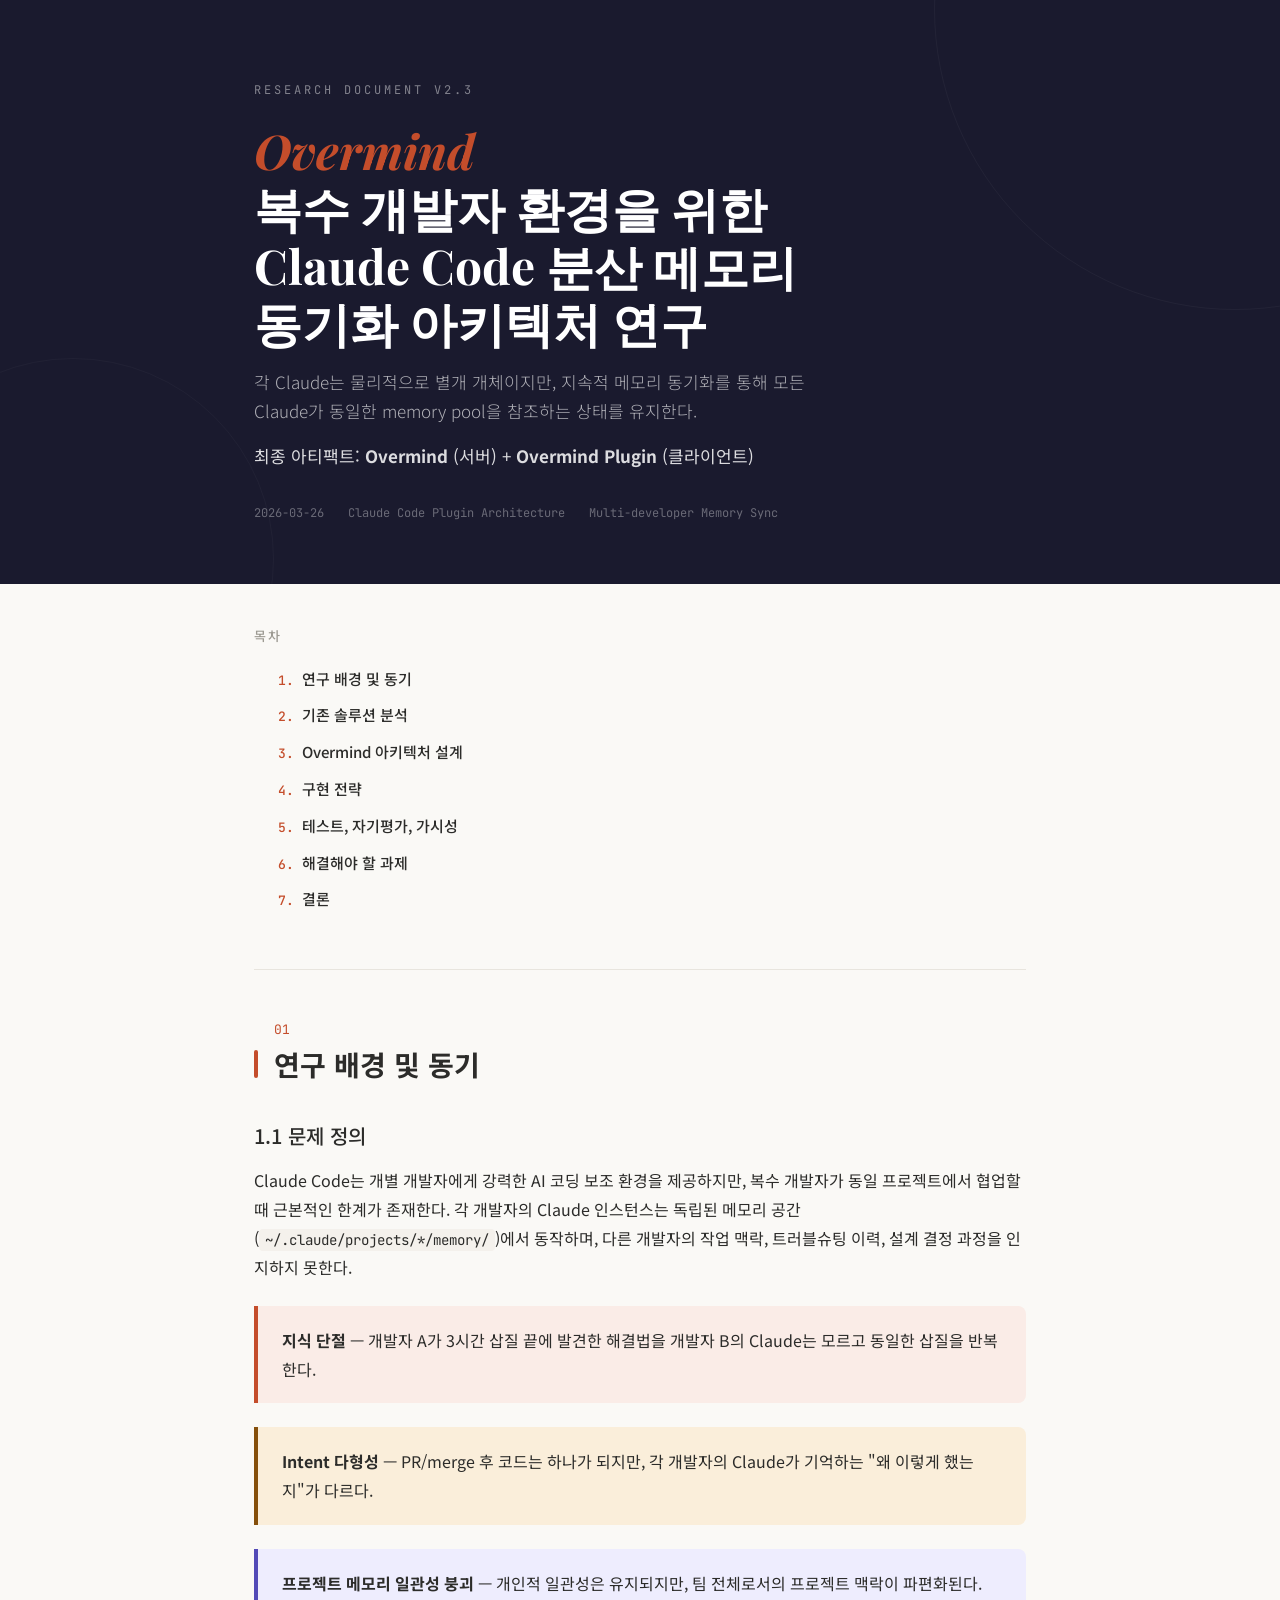
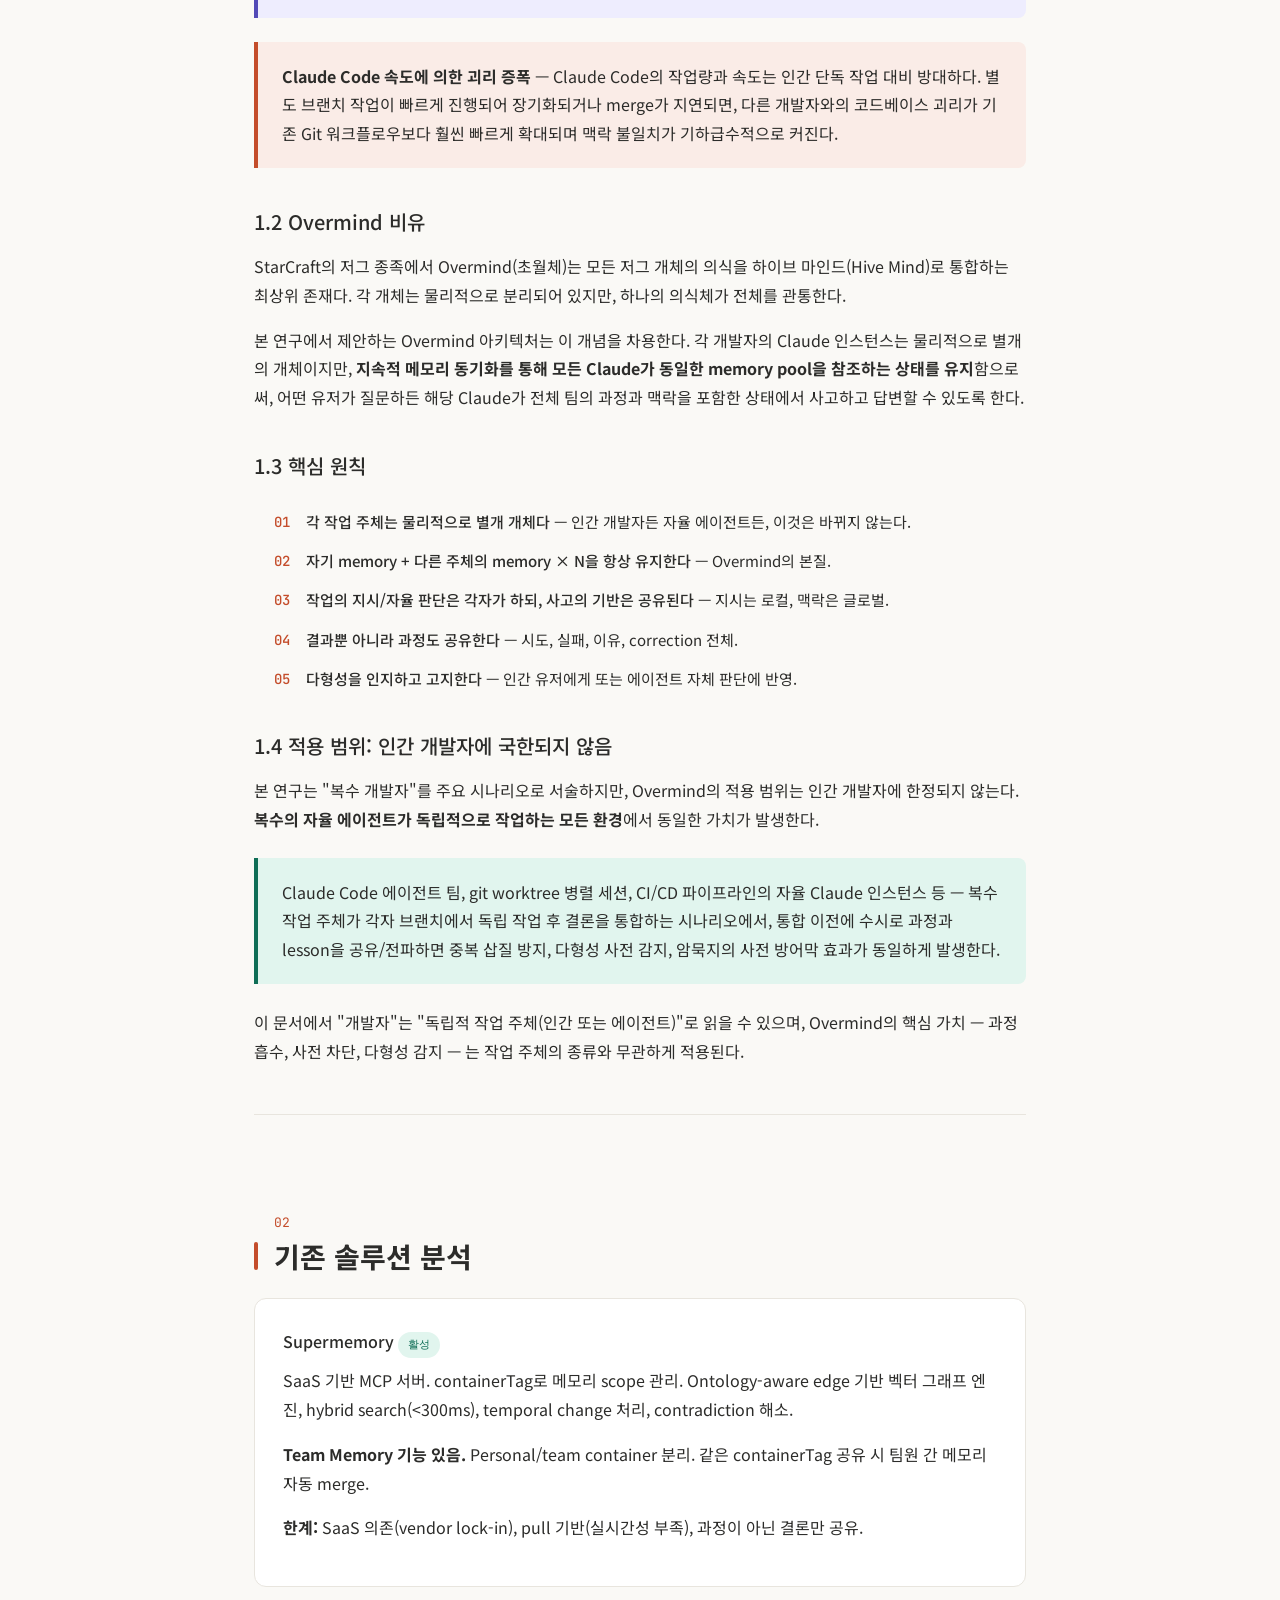
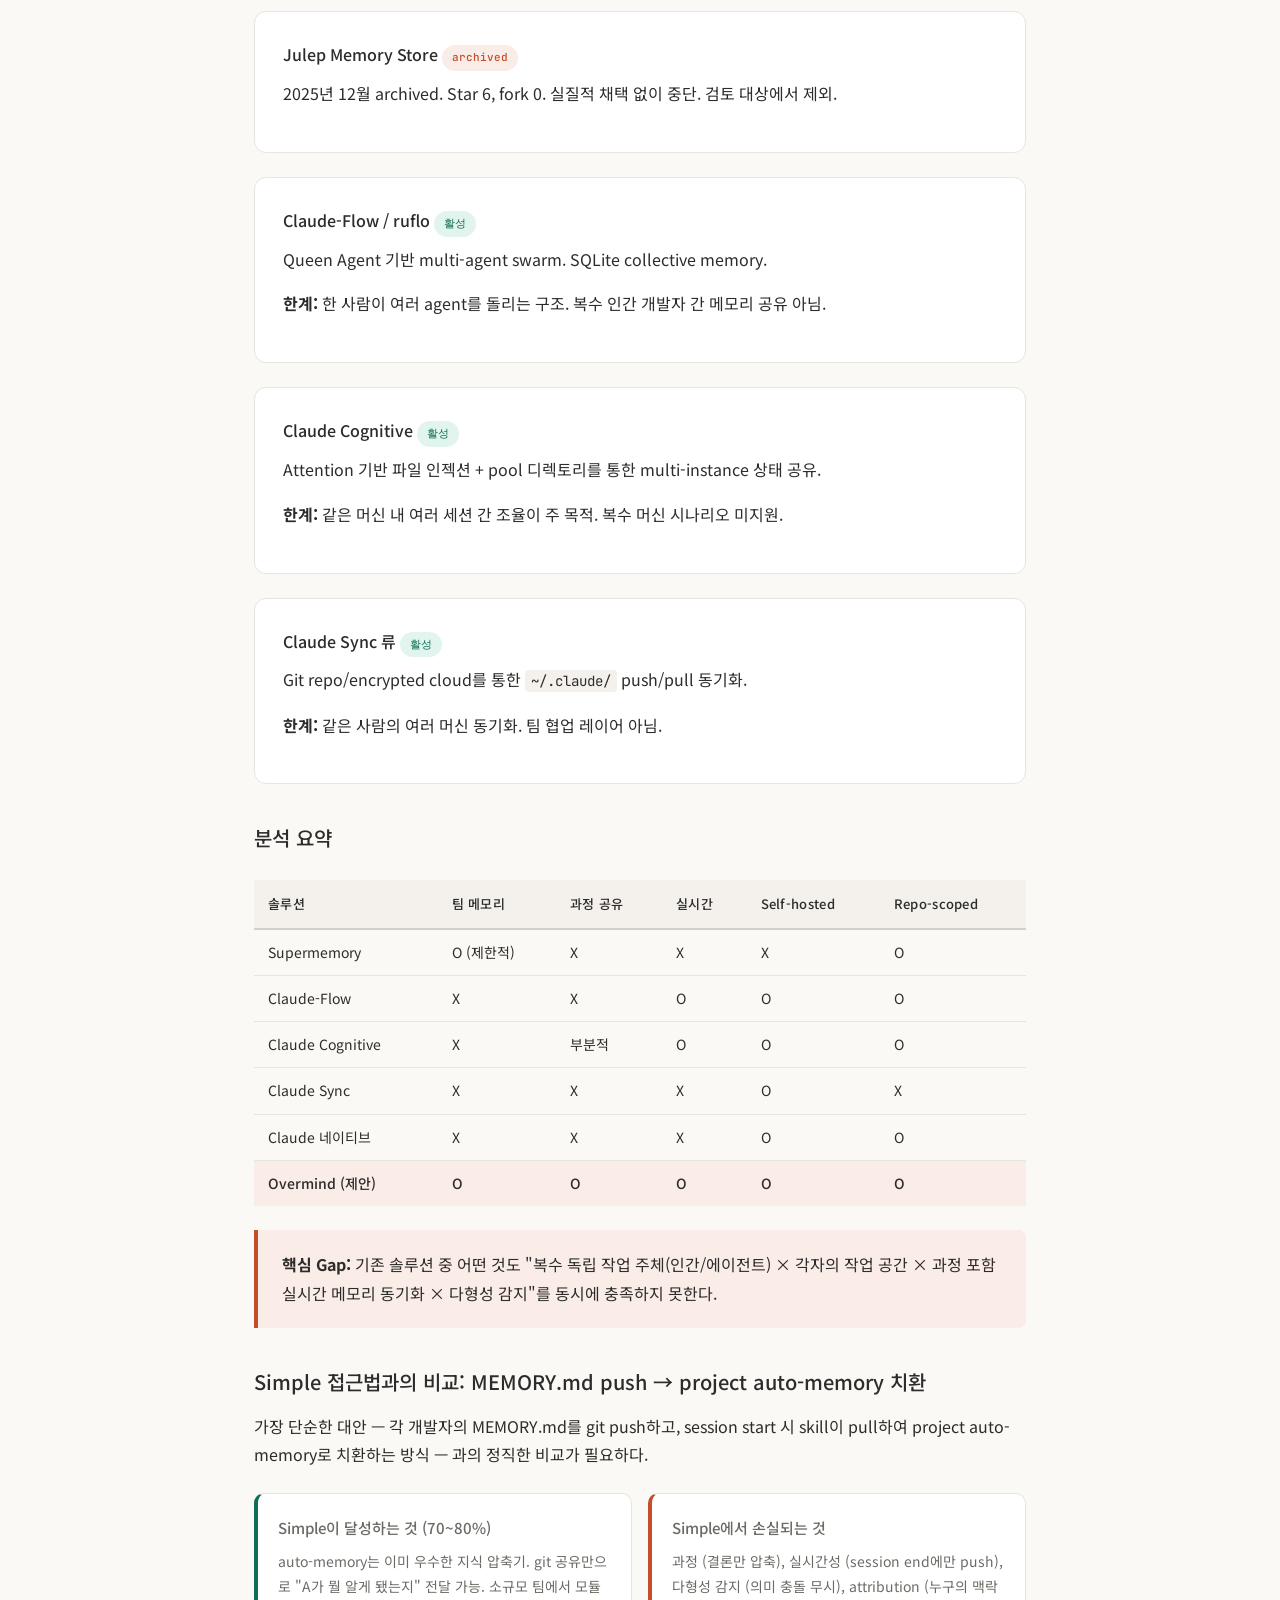
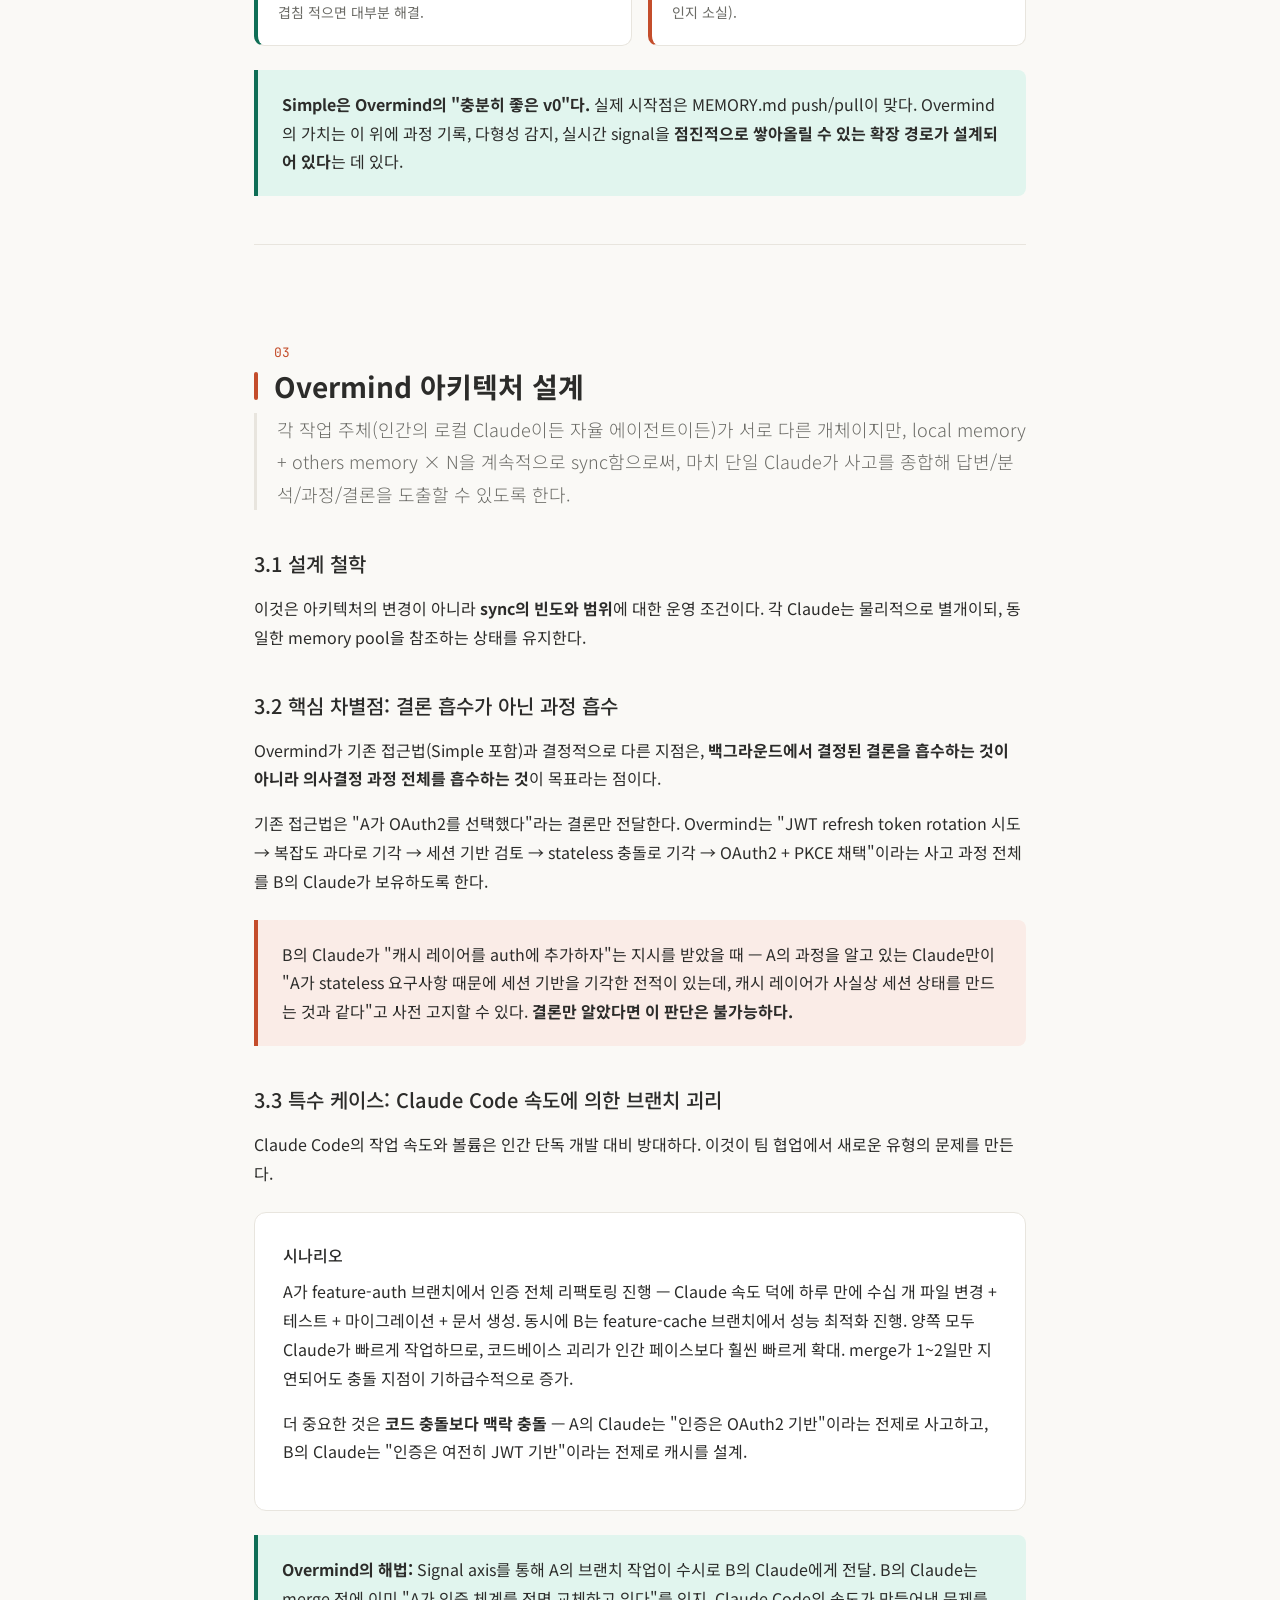
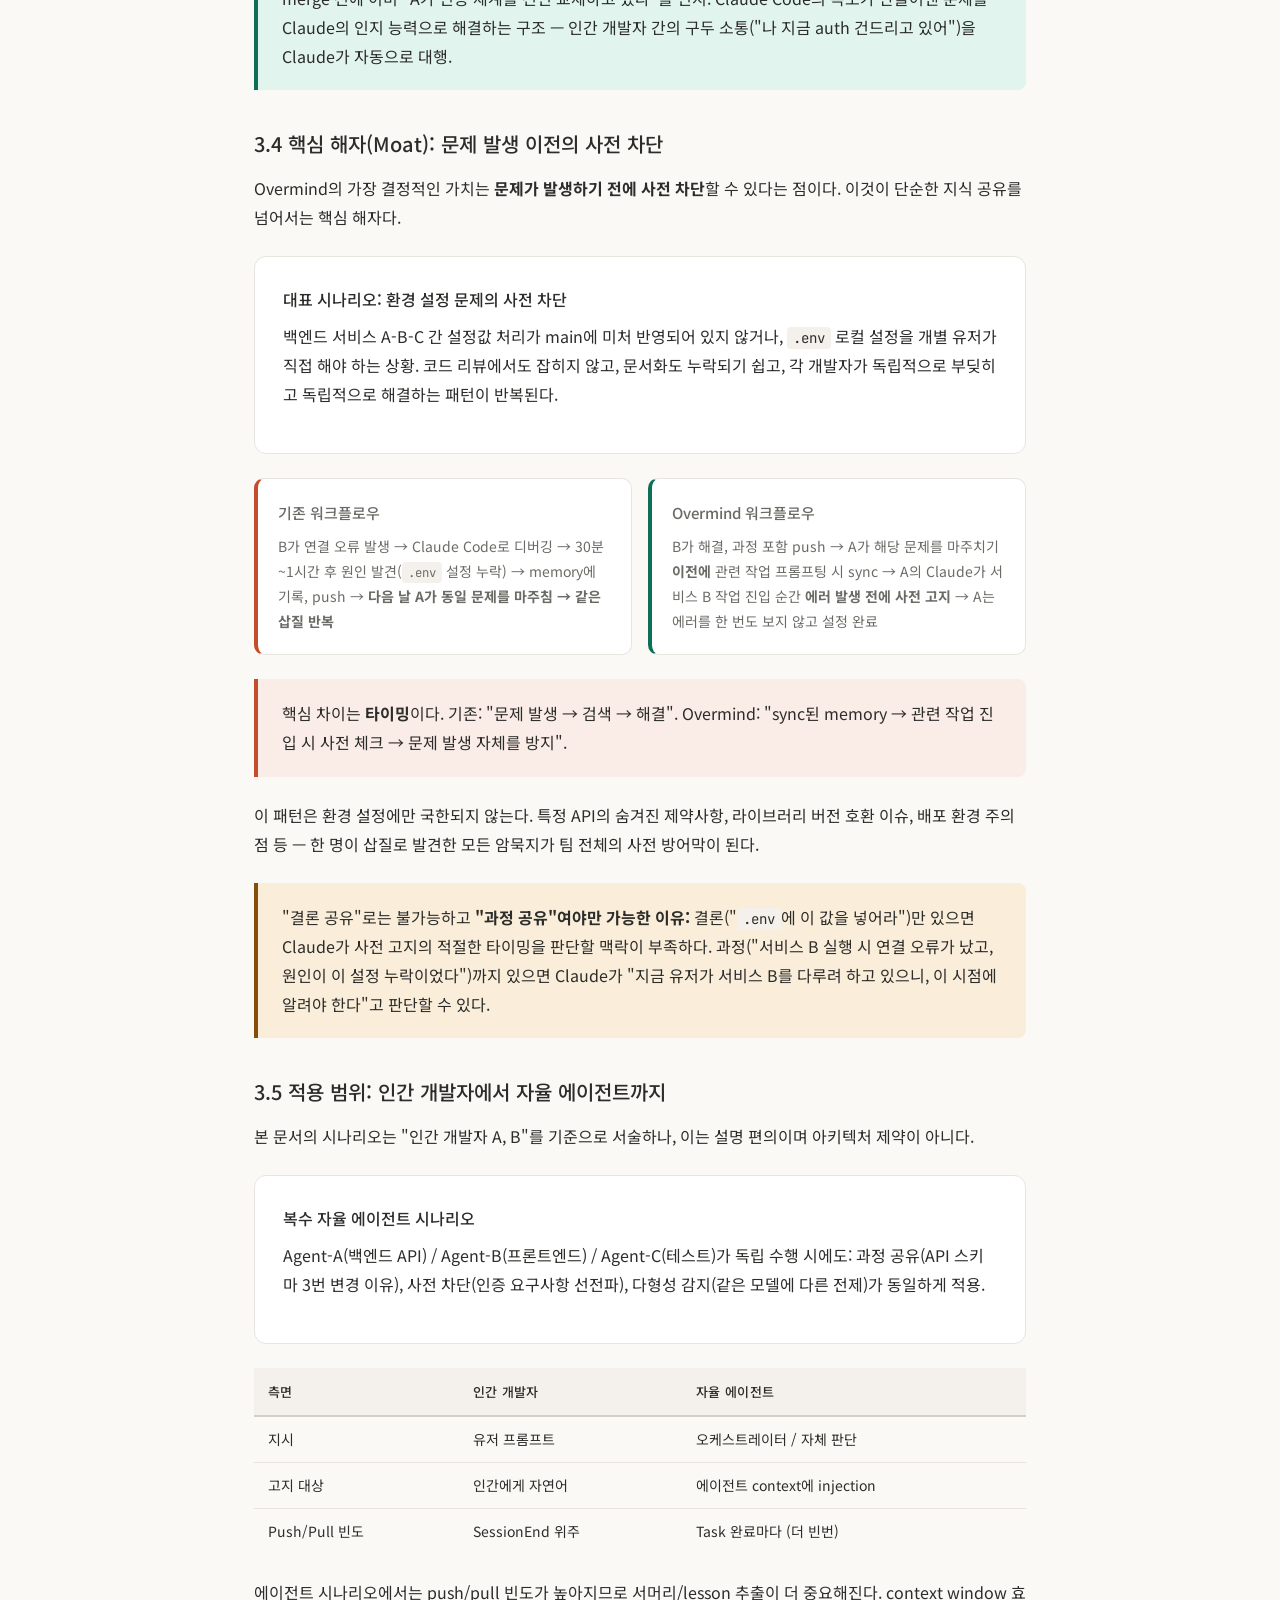
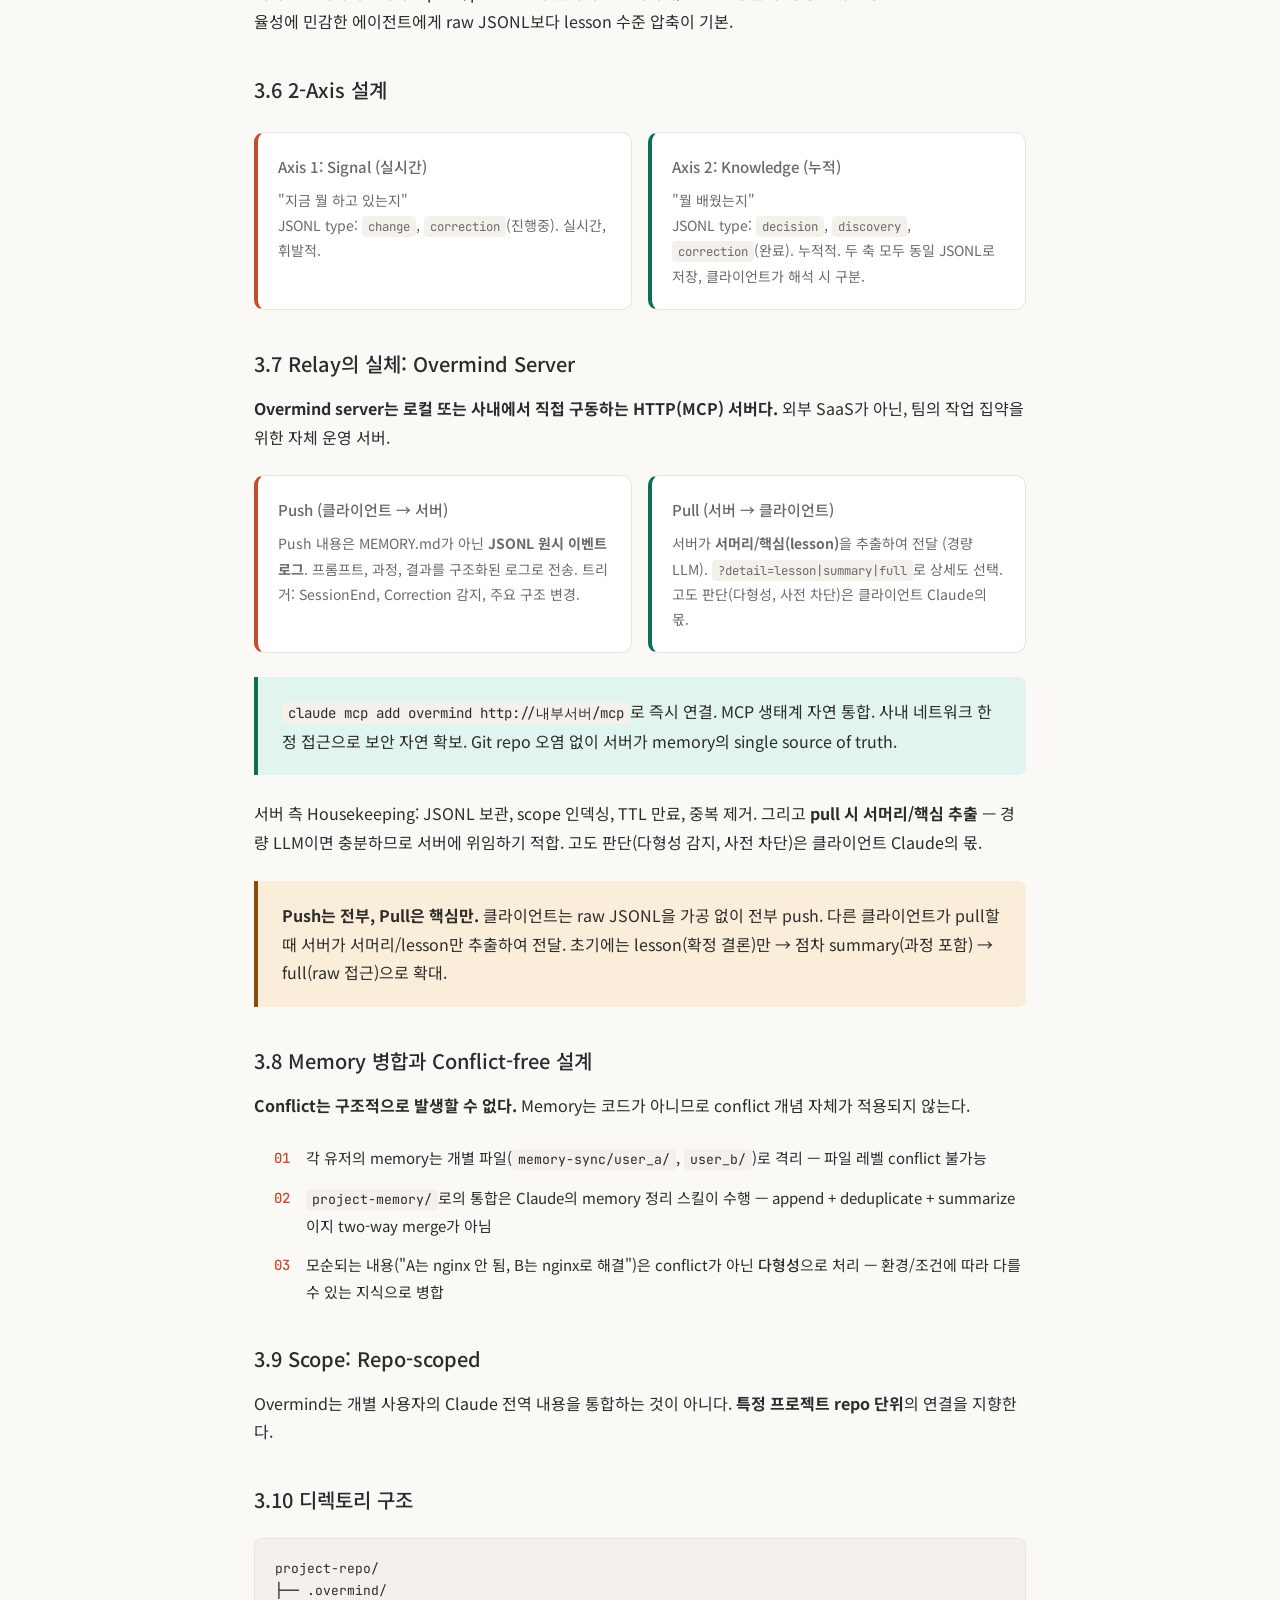
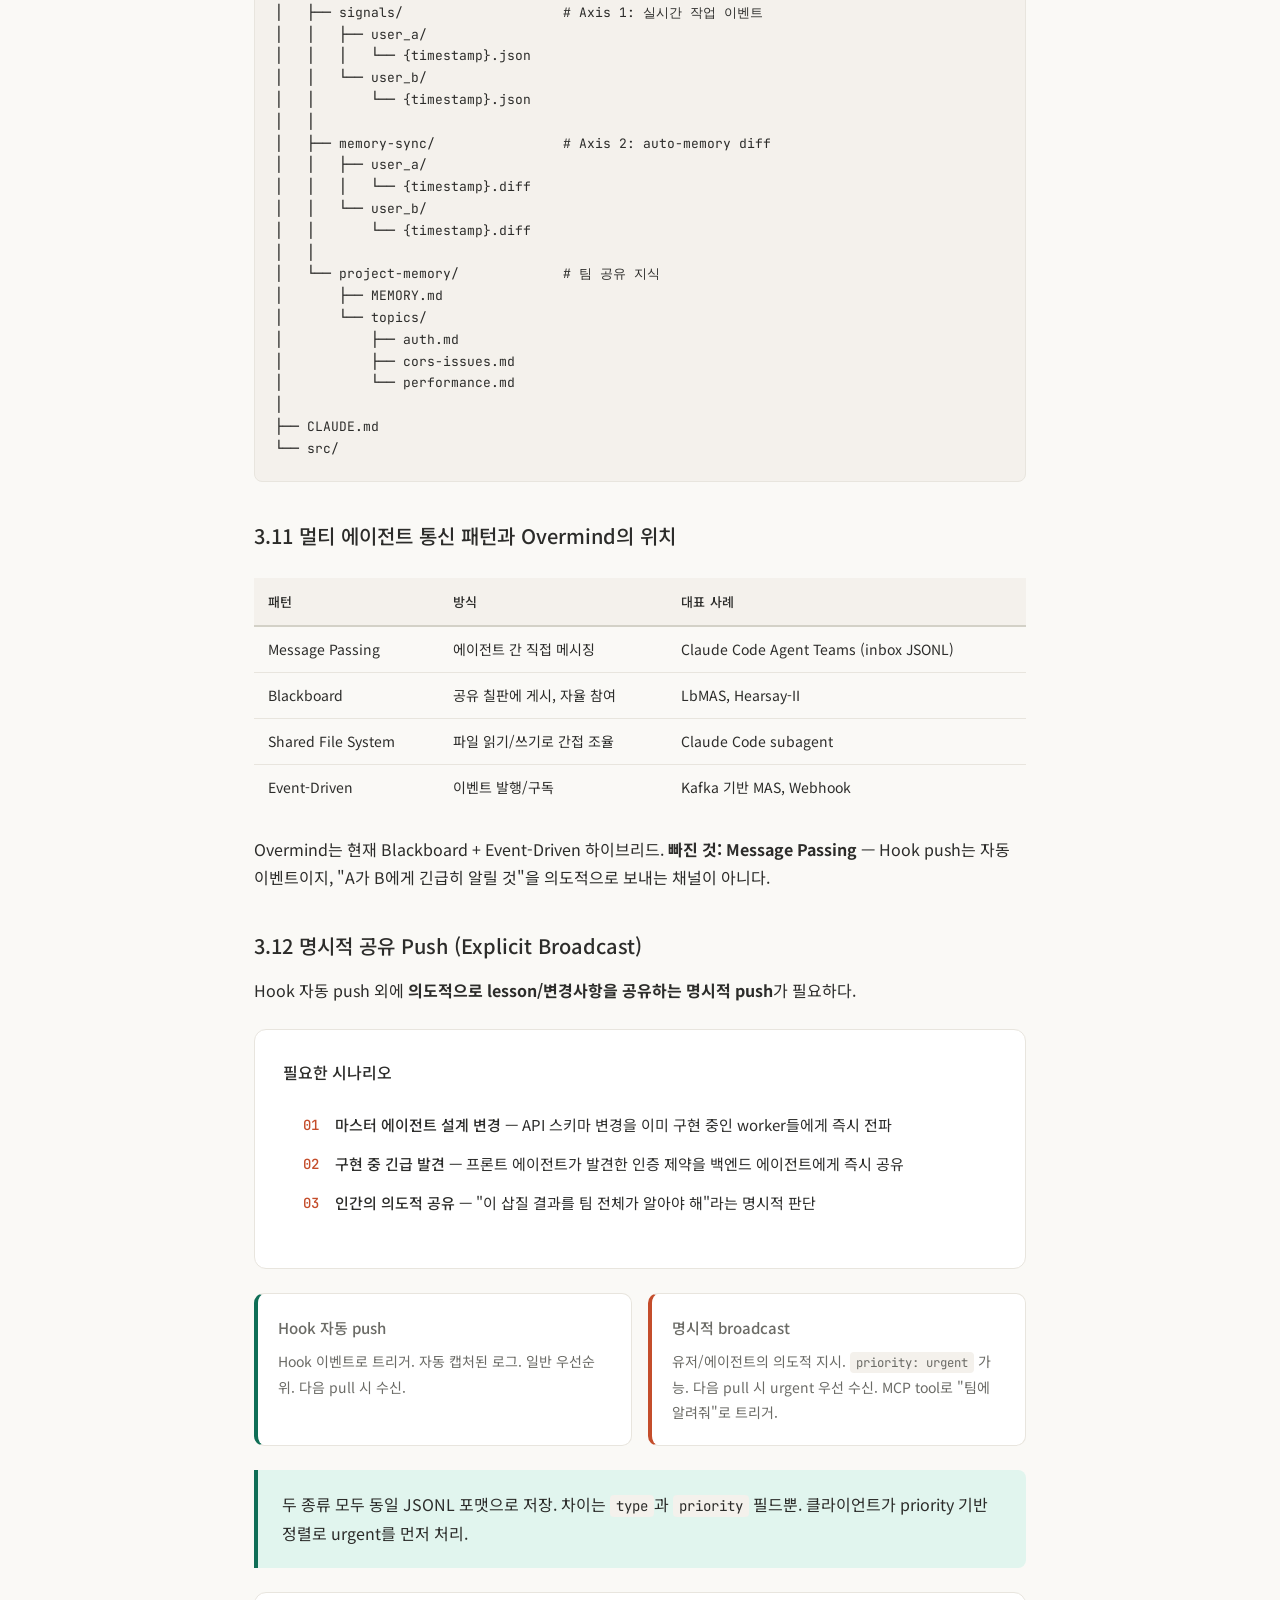
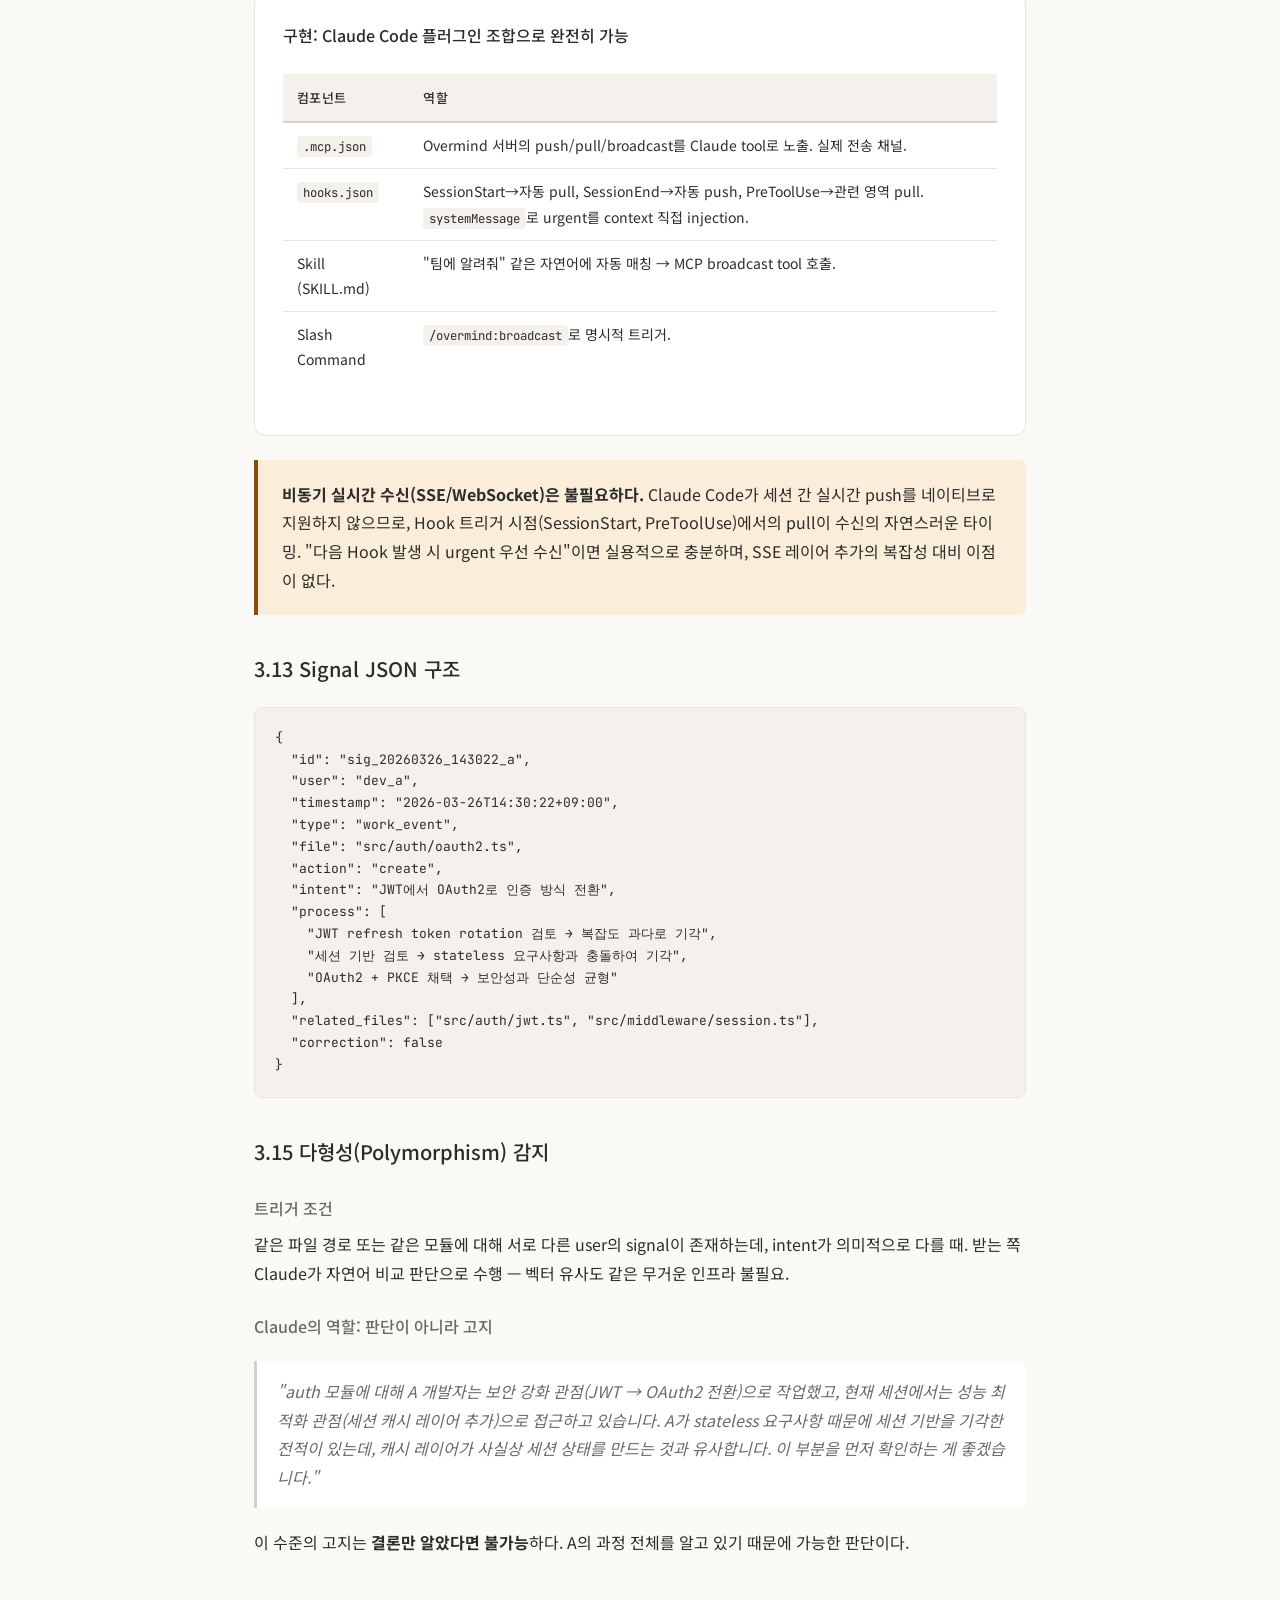
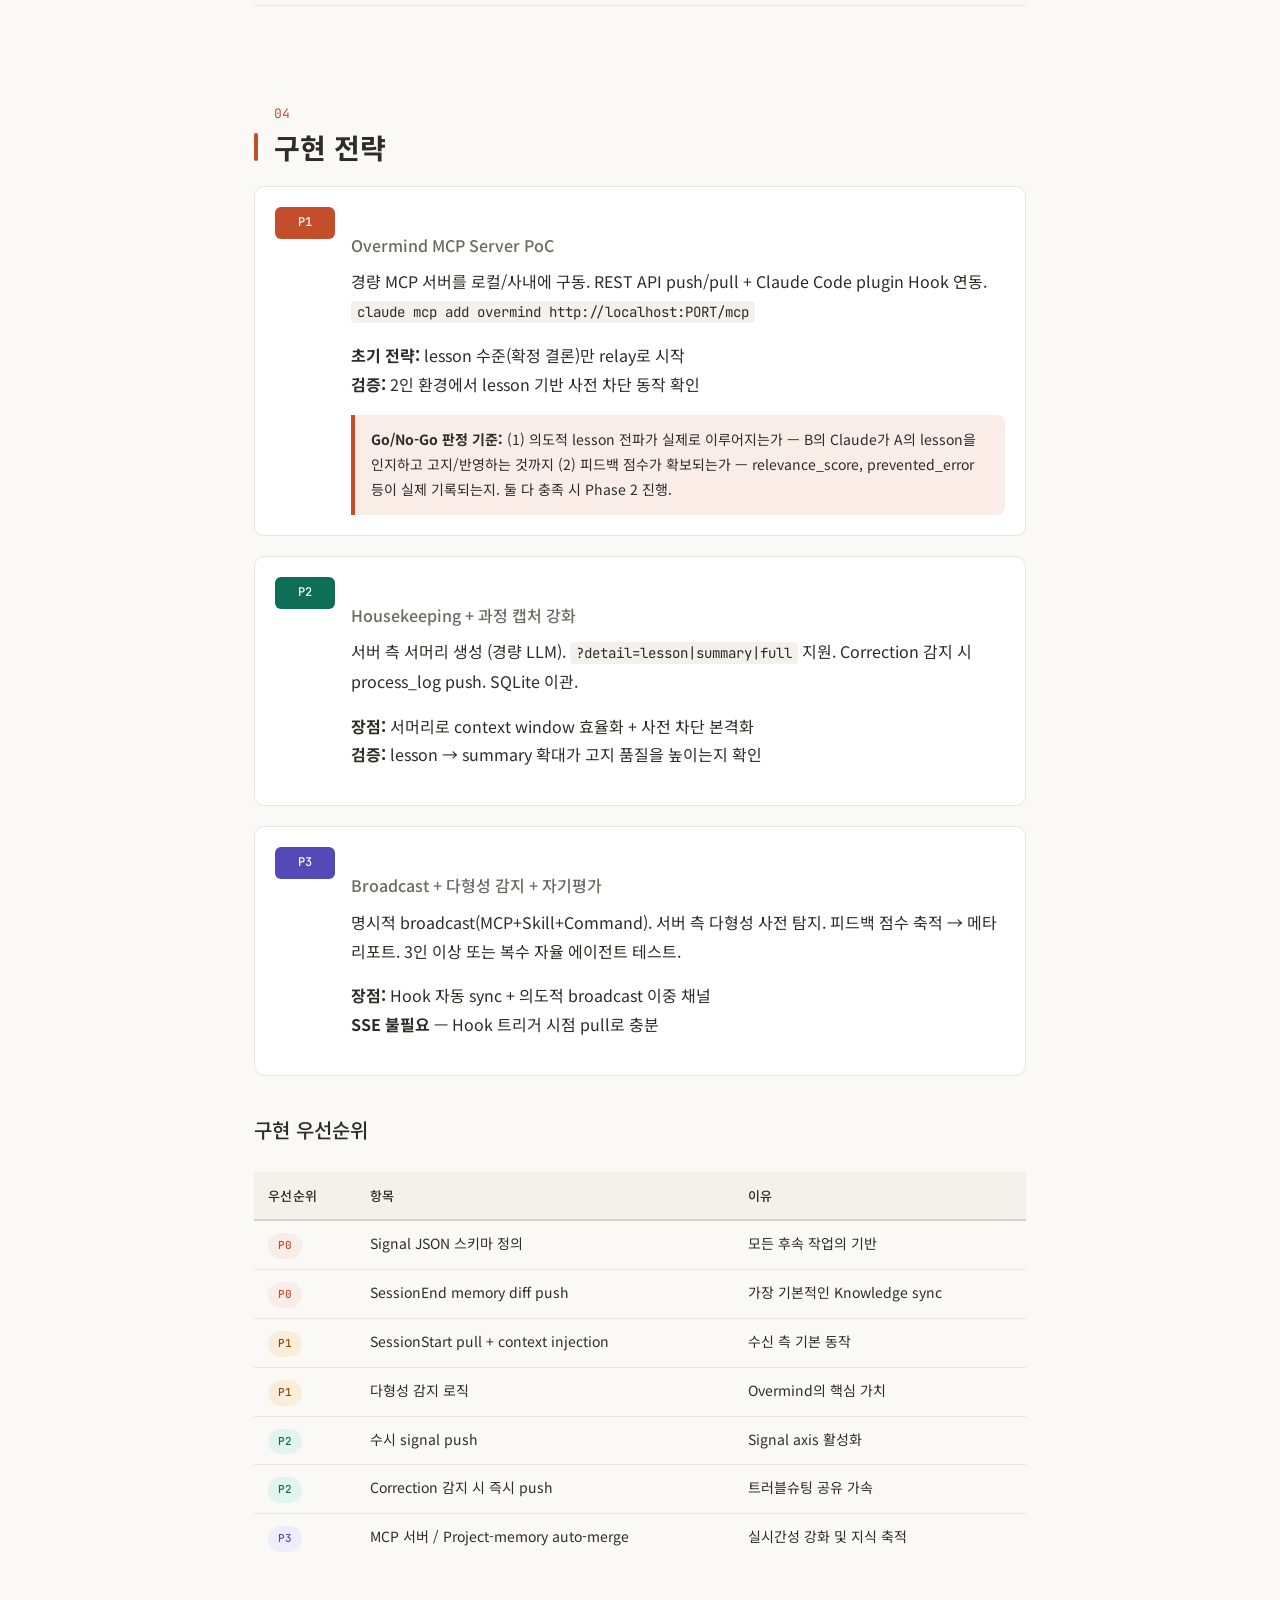
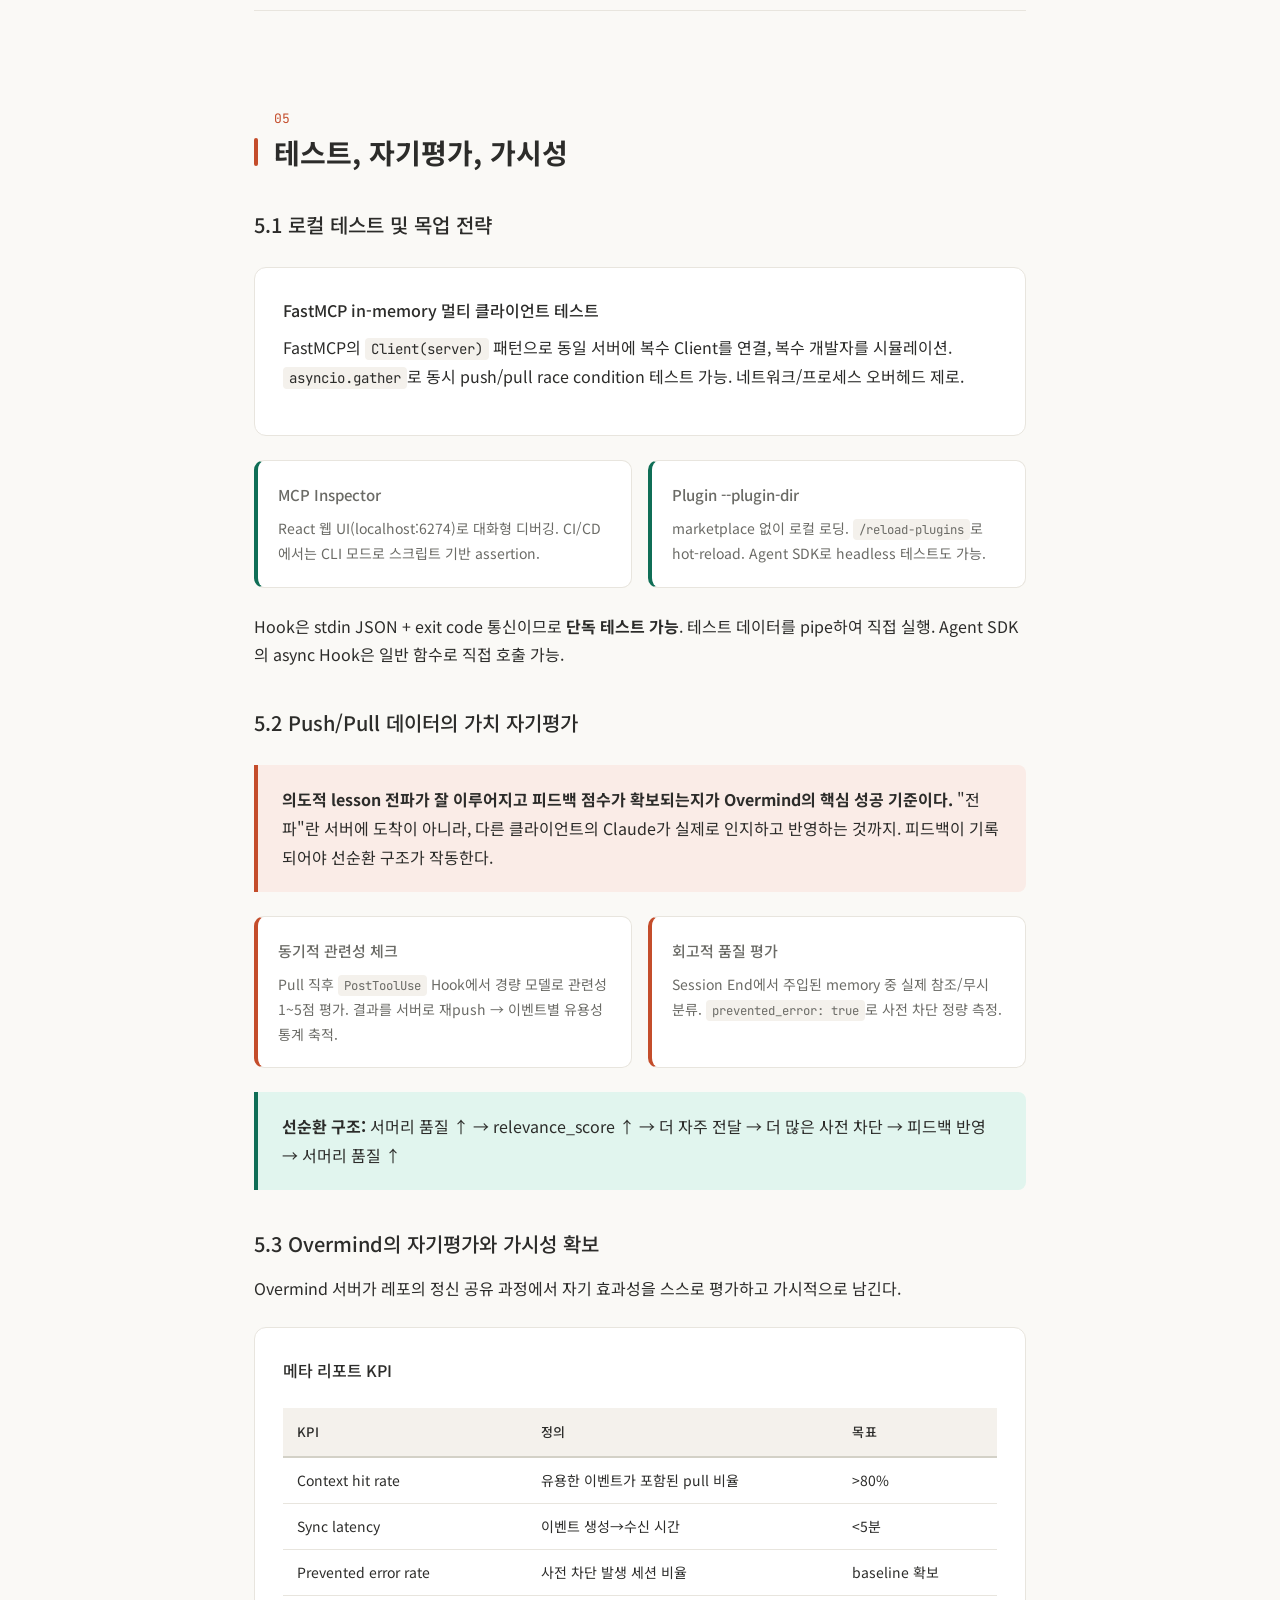
<file: docs/overmind-research.html>
<!DOCTYPE html>
<html lang="ko">
<head>
<meta charset="UTF-8">
<meta name="viewport" content="width=device-width, initial-scale=1.0">
<title>Overmind: 복수 개발자 환경을 위한 Claude Code 분산 메모리 동기화 아키텍처 연구</title>
<link href="https://fonts.googleapis.com/css2?family=Noto+Sans+KR:wght@300;400;500;700&family=JetBrains+Mono:wght@400;500&family=Playfair+Display:ital,wght@0,700;1,400&display=swap" rel="stylesheet">
<style>
:root {
  --bg: #faf9f6;
  --bg-card: #ffffff;
  --bg-code: #f4f1ec;
  --bg-accent: #1a1a2e;
  --text: #2c2c2a;
  --text-secondary: #6b6b66;
  --text-muted: #9c9a92;
  --accent: #c44d2b;
  --accent-light: #faece7;
  --teal: #0f6e56;
  --teal-light: #e1f5ee;
  --amber: #854f0b;
  --amber-light: #faeeda;
  --purple: #534ab7;
  --purple-light: #eeedfe;
  --border: #e8e5de;
  --border-strong: #d3d1c7;
}

@media (prefers-color-scheme: dark) {
  :root {
    --bg: #1a1a1e;
    --bg-card: #242428;
    --bg-code: #2c2c32;
    --bg-accent: #0d0d14;
    --text: #e8e5de;
    --text-secondary: #b4b2a9;
    --text-muted: #73726c;
    --accent: #f0997b;
    --accent-light: #3a2218;
    --teal: #5dcaa5;
    --teal-light: #0d2e24;
    --amber: #fac775;
    --amber-light: #2e2208;
    --purple: #afa9ec;
    --purple-light: #1e1c3a;
    --border: #3a3a3e;
    --border-strong: #4a4a4e;
  }
}

* { margin: 0; padding: 0; box-sizing: border-box; }

body {
  font-family: 'Noto Sans KR', sans-serif;
  background: var(--bg);
  color: var(--text);
  line-height: 1.8;
  font-size: 16px;
  font-weight: 400;
  -webkit-font-smoothing: antialiased;
}

.container {
  max-width: 820px;
  margin: 0 auto;
  padding: 0 24px;
}

header {
  background: var(--bg-accent);
  color: #fff;
  padding: 80px 0 60px;
  position: relative;
  overflow: hidden;
}

header::before {
  content: '';
  position: absolute;
  top: -50%;
  right: -20%;
  width: 600px;
  height: 600px;
  border-radius: 50%;
  border: 1px solid rgba(255,255,255,0.04);
}

header::after {
  content: '';
  position: absolute;
  bottom: -30%;
  left: -10%;
  width: 400px;
  height: 400px;
  border-radius: 50%;
  border: 1px solid rgba(255,255,255,0.03);
}

.header-label {
  font-family: 'JetBrains Mono', monospace;
  font-size: 12px;
  letter-spacing: 3px;
  text-transform: uppercase;
  color: rgba(255,255,255,0.45);
  margin-bottom: 20px;
}

header h1 {
  font-family: 'Playfair Display', serif;
  font-size: clamp(32px, 5vw, 48px);
  font-weight: 700;
  line-height: 1.2;
  margin-bottom: 16px;
  position: relative;
}

header h1 em {
  font-style: italic;
  color: var(--accent);
}

.header-sub {
  font-size: 17px;
  font-weight: 300;
  color: rgba(255,255,255,0.65);
  max-width: 560px;
  line-height: 1.7;
}

.meta-bar {
  display: flex;
  gap: 24px;
  margin-top: 32px;
  font-family: 'JetBrains Mono', monospace;
  font-size: 12px;
  color: rgba(255,255,255,0.35);
}

nav.toc {
  padding: 40px 0;
  border-bottom: 1px solid var(--border);
}

nav.toc h2 {
  font-size: 13px;
  font-weight: 500;
  letter-spacing: 2px;
  text-transform: uppercase;
  color: var(--text-muted);
  margin-bottom: 16px;
}

nav.toc ol {
  list-style: none;
  counter-reset: toc;
}

nav.toc > ol > li {
  counter-increment: toc;
  margin-bottom: 8px;
}

nav.toc > ol > li > a {
  color: var(--text);
  text-decoration: none;
  font-weight: 500;
  font-size: 15px;
  transition: color 0.2s;
}

nav.toc > ol > li > a::before {
  content: counter(toc) ".";
  font-family: 'JetBrains Mono', monospace;
  color: var(--accent);
  margin-right: 8px;
  font-size: 13px;
}

nav.toc > ol > li > a:hover { color: var(--accent); }

section {
  padding: 48px 0 0;
}

h2.section-title {
  font-size: 28px;
  font-weight: 700;
  margin-bottom: 8px;
  line-height: 1.3;
  position: relative;
  padding-left: 20px;
}

h2.section-title::before {
  content: '';
  position: absolute;
  left: 0;
  top: 4px;
  width: 4px;
  height: 28px;
  background: var(--accent);
  border-radius: 2px;
}

.section-number {
  font-family: 'JetBrains Mono', monospace;
  font-size: 13px;
  color: var(--accent);
  display: block;
  margin-bottom: 4px;
  padding-left: 20px;
}

h3 {
  font-size: 20px;
  font-weight: 500;
  margin: 36px 0 12px;
  color: var(--text);
}

h4 {
  font-size: 16px;
  font-weight: 500;
  margin: 24px 0 8px;
  color: var(--text-secondary);
}

p {
  margin-bottom: 16px;
  color: var(--text);
}

.lead {
  font-size: 18px;
  font-weight: 300;
  color: var(--text-secondary);
  line-height: 1.8;
  margin-bottom: 32px;
  border-left: 3px solid var(--border);
  padding-left: 20px;
}

.callout {
  background: var(--accent-light);
  border-left: 4px solid var(--accent);
  padding: 20px 24px;
  margin: 24px 0;
  border-radius: 0 8px 8px 0;
}

.callout p { margin: 0; color: var(--text); }

.callout.teal {
  background: var(--teal-light);
  border-left-color: var(--teal);
}

.callout.amber {
  background: var(--amber-light);
  border-left-color: var(--amber);
}

.callout.purple {
  background: var(--purple-light);
  border-left-color: var(--purple);
}

ul, ol { margin: 0 0 16px 24px; }
li { margin-bottom: 6px; }

table {
  width: 100%;
  border-collapse: collapse;
  margin: 24px 0;
  font-size: 14px;
}

th {
  background: var(--bg-code);
  font-weight: 500;
  text-align: left;
  padding: 12px 14px;
  border-bottom: 2px solid var(--border-strong);
  font-size: 13px;
  letter-spacing: 0.3px;
}

td {
  padding: 10px 14px;
  border-bottom: 1px solid var(--border);
  vertical-align: top;
}

tr:last-child td { border-bottom: none; }

code {
  font-family: 'JetBrains Mono', monospace;
  font-size: 0.88em;
  background: var(--bg-code);
  padding: 2px 6px;
  border-radius: 4px;
}

pre {
  background: var(--bg-code);
  border: 1px solid var(--border);
  border-radius: 8px;
  padding: 20px;
  overflow-x: auto;
  margin: 20px 0;
  font-size: 13px;
  line-height: 1.6;
}

pre code {
  background: none;
  padding: 0;
  font-size: inherit;
}

.card {
  background: var(--bg-card);
  border: 1px solid var(--border);
  border-radius: 12px;
  padding: 28px;
  margin: 24px 0;
}

.card h4 {
  margin-top: 0;
  color: var(--text);
}

.badge {
  display: inline-block;
  font-family: 'JetBrains Mono', monospace;
  font-size: 11px;
  padding: 3px 10px;
  border-radius: 99px;
  font-weight: 500;
}

.badge-active { background: var(--teal-light); color: var(--teal); }
.badge-dead { background: var(--accent-light); color: var(--accent); }
.badge-gap { background: var(--amber-light); color: var(--amber); }

.principle-grid {
  display: grid;
  grid-template-columns: 36px 1fr;
  gap: 12px 16px;
  margin: 24px 0;
}

.principle-num {
  font-family: 'JetBrains Mono', monospace;
  font-size: 14px;
  font-weight: 500;
  color: var(--accent);
  text-align: right;
  padding-top: 2px;
}

.principle-text { font-size: 15px; }
.principle-text strong { font-weight: 500; }

.comparison-row {
  display: grid;
  grid-template-columns: 1fr 1fr;
  gap: 16px;
  margin: 24px 0;
}

.comparison-card {
  background: var(--bg-card);
  border: 1px solid var(--border);
  border-radius: 10px;
  padding: 20px;
}

.comparison-card h4 { margin: 0 0 8px; font-size: 15px; }
.comparison-card p { font-size: 14px; margin: 0; color: var(--text-secondary); }

.phase-item {
  display: grid;
  grid-template-columns: 60px 1fr;
  gap: 16px;
  margin: 20px 0;
  padding: 20px;
  background: var(--bg-card);
  border: 1px solid var(--border);
  border-radius: 10px;
}

.phase-label {
  font-family: 'JetBrains Mono', monospace;
  font-size: 12px;
  font-weight: 500;
  color: #fff;
  background: var(--accent);
  border-radius: 6px;
  display: flex;
  align-items: center;
  justify-content: center;
  height: 32px;
}

.phase-label.p2 { background: var(--teal); }
.phase-label.p3 { background: var(--purple); }

blockquote {
  border-left: 3px solid var(--border-strong);
  padding: 16px 20px;
  margin: 20px 0;
  background: var(--bg-card);
  border-radius: 0 8px 8px 0;
  font-style: italic;
  color: var(--text-secondary);
}

.divider {
  height: 1px;
  background: var(--border);
  margin: 48px 0;
}

footer {
  padding: 40px 0 60px;
  text-align: center;
  color: var(--text-muted);
  font-size: 13px;
  border-top: 1px solid var(--border);
  margin-top: 48px;
}

@media (max-width: 640px) {
  .comparison-row { grid-template-columns: 1fr; }
  .meta-bar { flex-direction: column; gap: 8px; }
  .phase-item { grid-template-columns: 1fr; }
  .phase-label { width: 60px; }
}

@media print {
  header { background: #1a1a2e !important; -webkit-print-color-adjust: exact; print-color-adjust: exact; }
  .container { max-width: 100%; }
  section { break-inside: avoid; }
}
</style>
</head>
<body>

<header>
  <div class="container">
    <div class="header-label">Research Document v2.3</div>
    <h1><em>Overmind</em><br>복수 개발자 환경을 위한<br>Claude Code 분산 메모리<br>동기화 아키텍처 연구</h1>
    <p class="header-sub">각 Claude는 물리적으로 별개 개체이지만, 지속적 메모리 동기화를 통해 모든 Claude가 동일한 memory pool을 참조하는 상태를 유지한다.</p>
    <p class="header-sub" style="margin-top:12px;color:rgba(255,255,255,0.85);font-weight:400">최종 아티팩트: <strong>Overmind</strong> (서버) + <strong>Overmind Plugin</strong> (클라이언트)</p>
    <div class="meta-bar">
      <span>2026-03-26</span>
      <span>Claude Code Plugin Architecture</span>
      <span>Multi-developer Memory Sync</span>
    </div>
  </div>
</header>

<div class="container">

<nav class="toc">
  <h2>목차</h2>
  <ol>
    <li><a href="#s1">연구 배경 및 동기</a></li>
    <li><a href="#s2">기존 솔루션 분석</a></li>
    <li><a href="#s3">Overmind 아키텍처 설계</a></li>
    <li><a href="#s4">구현 전략</a></li>
    <li><a href="#s5">테스트, 자기평가, 가시성</a></li>
    <li><a href="#s6">해결해야 할 과제</a></li>
    <li><a href="#s7">결론</a></li>
  </ol>
</nav>

<!-- Section 1 -->
<section id="s1">
  <span class="section-number">01</span>
  <h2 class="section-title">연구 배경 및 동기</h2>

  <h3>1.1 문제 정의</h3>
  <p>Claude Code는 개별 개발자에게 강력한 AI 코딩 보조 환경을 제공하지만, 복수 개발자가 동일 프로젝트에서 협업할 때 근본적인 한계가 존재한다. 각 개발자의 Claude 인스턴스는 독립된 메모리 공간(<code>~/.claude/projects/*/memory/</code>)에서 동작하며, 다른 개발자의 작업 맥락, 트러블슈팅 이력, 설계 결정 과정을 인지하지 못한다.</p>

  <div class="callout">
    <p><strong>지식 단절</strong> — 개발자 A가 3시간 삽질 끝에 발견한 해결법을 개발자 B의 Claude는 모르고 동일한 삽질을 반복한다.</p>
  </div>
  <div class="callout amber">
    <p><strong>Intent 다형성</strong> — PR/merge 후 코드는 하나가 되지만, 각 개발자의 Claude가 기억하는 "왜 이렇게 했는지"가 다르다.</p>
  </div>
  <div class="callout purple">
    <p><strong>프로젝트 메모리 일관성 붕괴</strong> — 개인적 일관성은 유지되지만, 팀 전체로서의 프로젝트 맥락이 파편화된다.</p>
  </div>
  <div class="callout">
    <p><strong>Claude Code 속도에 의한 괴리 증폭</strong> — Claude Code의 작업량과 속도는 인간 단독 작업 대비 방대하다. 별도 브랜치 작업이 빠르게 진행되어 장기화되거나 merge가 지연되면, 다른 개발자와의 코드베이스 괴리가 기존 Git 워크플로우보다 훨씬 빠르게 확대되며 맥락 불일치가 기하급수적으로 커진다.</p>
  </div>

  <h3>1.2 Overmind 비유</h3>
  <p>StarCraft의 저그 종족에서 Overmind(초월체)는 모든 저그 개체의 의식을 하이브 마인드(Hive Mind)로 통합하는 최상위 존재다. 각 개체는 물리적으로 분리되어 있지만, 하나의 의식체가 전체를 관통한다.</p>
  <p>본 연구에서 제안하는 Overmind 아키텍처는 이 개념을 차용한다. 각 개발자의 Claude 인스턴스는 물리적으로 별개의 개체이지만, <strong>지속적 메모리 동기화를 통해 모든 Claude가 동일한 memory pool을 참조하는 상태를 유지</strong>함으로써, 어떤 유저가 질문하든 해당 Claude가 전체 팀의 과정과 맥락을 포함한 상태에서 사고하고 답변할 수 있도록 한다.</p>

  <h3>1.3 핵심 원칙</h3>
  <div class="principle-grid">
    <div class="principle-num">01</div>
    <div class="principle-text"><strong>각 작업 주체는 물리적으로 별개 개체다</strong> — 인간 개발자든 자율 에이전트든, 이것은 바뀌지 않는다.</div>
    <div class="principle-num">02</div>
    <div class="principle-text"><strong>자기 memory + 다른 주체의 memory × N을 항상 유지한다</strong> — Overmind의 본질.</div>
    <div class="principle-num">03</div>
    <div class="principle-text"><strong>작업의 지시/자율 판단은 각자가 하되, 사고의 기반은 공유된다</strong> — 지시는 로컬, 맥락은 글로벌.</div>
    <div class="principle-num">04</div>
    <div class="principle-text"><strong>결과뿐 아니라 과정도 공유한다</strong> — 시도, 실패, 이유, correction 전체.</div>
    <div class="principle-num">05</div>
    <div class="principle-text"><strong>다형성을 인지하고 고지한다</strong> — 인간 유저에게 또는 에이전트 자체 판단에 반영.</div>
  </div>
  <h3>1.4 적용 범위: 인간 개발자에 국한되지 않음</h3>
  <p>본 연구는 "복수 개발자"를 주요 시나리오로 서술하지만, Overmind의 적용 범위는 인간 개발자에 한정되지 않는다. <strong>복수의 자율 에이전트가 독립적으로 작업하는 모든 환경</strong>에서 동일한 가치가 발생한다.</p>

  <div class="callout teal">
    <p>Claude Code 에이전트 팀, git worktree 병렬 세션, CI/CD 파이프라인의 자율 Claude 인스턴스 등 — 복수 작업 주체가 각자 브랜치에서 독립 작업 후 결론을 통합하는 시나리오에서, 통합 이전에 수시로 과정과 lesson을 공유/전파하면 중복 삽질 방지, 다형성 사전 감지, 암묵지의 사전 방어막 효과가 동일하게 발생한다.</p>
  </div>

  <p>이 문서에서 "개발자"는 "독립적 작업 주체(인간 또는 에이전트)"로 읽을 수 있으며, Overmind의 핵심 가치 — 과정 흡수, 사전 차단, 다형성 감지 — 는 작업 주체의 종류와 무관하게 적용된다.</p>
</section>

<div class="divider"></div>

<!-- Section 2 -->
<section id="s2">
  <span class="section-number">02</span>
  <h2 class="section-title">기존 솔루션 분석</h2>

  <div class="card">
    <h4>Supermemory <span class="badge badge-active">활성</span></h4>
    <p>SaaS 기반 MCP 서버. containerTag로 메모리 scope 관리. Ontology-aware edge 기반 벡터 그래프 엔진, hybrid search(&lt;300ms), temporal change 처리, contradiction 해소.</p>
    <p><strong>Team Memory 기능 있음.</strong> Personal/team container 분리. 같은 containerTag 공유 시 팀원 간 메모리 자동 merge.</p>
    <p><strong>한계:</strong> SaaS 의존(vendor lock-in), pull 기반(실시간성 부족), 과정이 아닌 결론만 공유.</p>
  </div>

  <div class="card">
    <h4>Julep Memory Store <span class="badge badge-dead">archived</span></h4>
    <p>2025년 12월 archived. Star 6, fork 0. 실질적 채택 없이 중단. 검토 대상에서 제외.</p>
  </div>

  <div class="card">
    <h4>Claude-Flow / ruflo <span class="badge badge-active">활성</span></h4>
    <p>Queen Agent 기반 multi-agent swarm. SQLite collective memory.</p>
    <p><strong>한계:</strong> 한 사람이 여러 agent를 돌리는 구조. 복수 인간 개발자 간 메모리 공유 아님.</p>
  </div>

  <div class="card">
    <h4>Claude Cognitive <span class="badge badge-active">활성</span></h4>
    <p>Attention 기반 파일 인젝션 + pool 디렉토리를 통한 multi-instance 상태 공유.</p>
    <p><strong>한계:</strong> 같은 머신 내 여러 세션 간 조율이 주 목적. 복수 머신 시나리오 미지원.</p>
  </div>

  <div class="card">
    <h4>Claude Sync 류 <span class="badge badge-active">활성</span></h4>
    <p>Git repo/encrypted cloud를 통한 <code>~/.claude/</code> push/pull 동기화.</p>
    <p><strong>한계:</strong> 같은 사람의 여러 머신 동기화. 팀 협업 레이어 아님.</p>
  </div>

  <h3>분석 요약</h3>
  <table>
    <thead>
      <tr><th>솔루션</th><th>팀 메모리</th><th>과정 공유</th><th>실시간</th><th>Self-hosted</th><th>Repo-scoped</th></tr>
    </thead>
    <tbody>
      <tr><td>Supermemory</td><td>O (제한적)</td><td>X</td><td>X</td><td>X</td><td>O</td></tr>
      <tr><td>Claude-Flow</td><td>X</td><td>X</td><td>O</td><td>O</td><td>O</td></tr>
      <tr><td>Claude Cognitive</td><td>X</td><td>부분적</td><td>O</td><td>O</td><td>O</td></tr>
      <tr><td>Claude Sync</td><td>X</td><td>X</td><td>X</td><td>O</td><td>X</td></tr>
      <tr><td>Claude 네이티브</td><td>X</td><td>X</td><td>X</td><td>O</td><td>O</td></tr>
      <tr style="font-weight:500; background:var(--accent-light)"><td>Overmind (제안)</td><td>O</td><td>O</td><td>O</td><td>O</td><td>O</td></tr>
    </tbody>
  </table>

  <div class="callout">
    <p><strong>핵심 Gap:</strong> 기존 솔루션 중 어떤 것도 "복수 독립 작업 주체(인간/에이전트) × 각자의 작업 공간 × 과정 포함 실시간 메모리 동기화 × 다형성 감지"를 동시에 충족하지 못한다.</p>
  </div>

  <h3>Simple 접근법과의 비교: MEMORY.md push → project auto-memory 치환</h3>
  <p>가장 단순한 대안 — 각 개발자의 MEMORY.md를 git push하고, session start 시 skill이 pull하여 project auto-memory로 치환하는 방식 — 과의 정직한 비교가 필요하다.</p>

  <div class="comparison-row">
    <div class="comparison-card" style="border-left:4px solid var(--teal)">
      <h4>Simple이 달성하는 것 (70~80%)</h4>
      <p>auto-memory는 이미 우수한 지식 압축기. git 공유만으로 "A가 뭘 알게 됐는지" 전달 가능. 소규모 팀에서 모듈 겹침 적으면 대부분 해결.</p>
    </div>
    <div class="comparison-card" style="border-left:4px solid var(--accent)">
      <h4>Simple에서 손실되는 것</h4>
      <p>과정 (결론만 압축), 실시간성 (session end에만 push), 다형성 감지 (의미 충돌 무시), attribution (누구의 맥락인지 소실).</p>
    </div>
  </div>

  <div class="callout teal">
    <p><strong>Simple은 Overmind의 "충분히 좋은 v0"다.</strong> 실제 시작점은 MEMORY.md push/pull이 맞다. Overmind의 가치는 이 위에 과정 기록, 다형성 감지, 실시간 signal을 <strong>점진적으로 쌓아올릴 수 있는 확장 경로가 설계되어 있다</strong>는 데 있다.</p>
  </div>
</section>

<div class="divider"></div>

<!-- Section 3 -->
<section id="s3">
  <span class="section-number">03</span>
  <h2 class="section-title">Overmind 아키텍처 설계</h2>

  <div class="lead">각 작업 주체(인간의 로컬 Claude이든 자율 에이전트이든)가 서로 다른 개체이지만, local memory + others memory × N을 계속적으로 sync함으로써, 마치 단일 Claude가 사고를 종합해 답변/분석/과정/결론을 도출할 수 있도록 한다.</div>

  <h3>3.1 설계 철학</h3>
  <p>이것은 아키텍처의 변경이 아니라 <strong>sync의 빈도와 범위</strong>에 대한 운영 조건이다. 각 Claude는 물리적으로 별개이되, 동일한 memory pool을 참조하는 상태를 유지한다.</p>

  <h3>3.2 핵심 차별점: 결론 흡수가 아닌 과정 흡수</h3>
  <p>Overmind가 기존 접근법(Simple 포함)과 결정적으로 다른 지점은, <strong>백그라운드에서 결정된 결론을 흡수하는 것이 아니라 의사결정 과정 전체를 흡수하는 것</strong>이 목표라는 점이다.</p>
  <p>기존 접근법은 "A가 OAuth2를 선택했다"라는 결론만 전달한다. Overmind는 "JWT refresh token rotation 시도 → 복잡도 과다로 기각 → 세션 기반 검토 → stateless 충돌로 기각 → OAuth2 + PKCE 채택"이라는 사고 과정 전체를 B의 Claude가 보유하도록 한다.</p>

  <div class="callout">
    <p>B의 Claude가 "캐시 레이어를 auth에 추가하자"는 지시를 받았을 때 — A의 과정을 알고 있는 Claude만이 "A가 stateless 요구사항 때문에 세션 기반을 기각한 전적이 있는데, 캐시 레이어가 사실상 세션 상태를 만드는 것과 같다"고 사전 고지할 수 있다. <strong>결론만 알았다면 이 판단은 불가능하다.</strong></p>
  </div>

  <h3>3.3 특수 케이스: Claude Code 속도에 의한 브랜치 괴리</h3>
  <p>Claude Code의 작업 속도와 볼륨은 인간 단독 개발 대비 방대하다. 이것이 팀 협업에서 새로운 유형의 문제를 만든다.</p>

  <div class="card">
    <h4>시나리오</h4>
    <p>A가 feature-auth 브랜치에서 인증 전체 리팩토링 진행 — Claude 속도 덕에 하루 만에 수십 개 파일 변경 + 테스트 + 마이그레이션 + 문서 생성. 동시에 B는 feature-cache 브랜치에서 성능 최적화 진행. 양쪽 모두 Claude가 빠르게 작업하므로, 코드베이스 괴리가 인간 페이스보다 훨씬 빠르게 확대. merge가 1~2일만 지연되어도 충돌 지점이 기하급수적으로 증가.</p>
    <p>더 중요한 것은 <strong>코드 충돌보다 맥락 충돌</strong> — A의 Claude는 "인증은 OAuth2 기반"이라는 전제로 사고하고, B의 Claude는 "인증은 여전히 JWT 기반"이라는 전제로 캐시를 설계.</p>
  </div>

  <div class="callout teal">
    <p><strong>Overmind의 해법:</strong> Signal axis를 통해 A의 브랜치 작업이 수시로 B의 Claude에게 전달. B의 Claude는 merge 전에 이미 "A가 인증 체계를 전면 교체하고 있다"를 인지. Claude Code의 속도가 만들어낸 문제를 Claude의 인지 능력으로 해결하는 구조 — 인간 개발자 간의 구두 소통("나 지금 auth 건드리고 있어")을 Claude가 자동으로 대행.</p>
  </div>

  <h3>3.4 핵심 해자(Moat): 문제 발생 이전의 사전 차단</h3>
  <p>Overmind의 가장 결정적인 가치는 <strong>문제가 발생하기 전에 사전 차단</strong>할 수 있다는 점이다. 이것이 단순한 지식 공유를 넘어서는 핵심 해자다.</p>

  <div class="card">
    <h4>대표 시나리오: 환경 설정 문제의 사전 차단</h4>
    <p>백엔드 서비스 A-B-C 간 설정값 처리가 main에 미처 반영되어 있지 않거나, <code>.env</code> 로컬 설정을 개별 유저가 직접 해야 하는 상황. 코드 리뷰에서도 잡히지 않고, 문서화도 누락되기 쉽고, 각 개발자가 독립적으로 부딪히고 독립적으로 해결하는 패턴이 반복된다.</p>
  </div>

  <div class="comparison-row">
    <div class="comparison-card" style="border-left:4px solid var(--accent)">
      <h4>기존 워크플로우</h4>
      <p>B가 연결 오류 발생 → Claude Code로 디버깅 → 30분~1시간 후 원인 발견(<code>.env</code> 설정 누락) → memory에 기록, push → <strong>다음 날 A가 동일 문제를 마주침 → 같은 삽질 반복</strong></p>
    </div>
    <div class="comparison-card" style="border-left:4px solid var(--teal)">
      <h4>Overmind 워크플로우</h4>
      <p>B가 해결, 과정 포함 push → A가 해당 문제를 마주치기 <strong>이전에</strong> 관련 작업 프롬프팅 시 sync → A의 Claude가 서비스 B 작업 진입 순간 <strong>에러 발생 전에 사전 고지</strong> → A는 에러를 한 번도 보지 않고 설정 완료</p>
    </div>
  </div>

  <div class="callout">
    <p>핵심 차이는 <strong>타이밍</strong>이다. 기존: "문제 발생 → 검색 → 해결". Overmind: "sync된 memory → 관련 작업 진입 시 사전 체크 → 문제 발생 자체를 방지".</p>
  </div>

  <p>이 패턴은 환경 설정에만 국한되지 않는다. 특정 API의 숨겨진 제약사항, 라이브러리 버전 호환 이슈, 배포 환경 주의점 등 — 한 명이 삽질로 발견한 모든 암묵지가 팀 전체의 사전 방어막이 된다.</p>

  <div class="callout amber">
    <p>"결론 공유"로는 불가능하고 <strong>"과정 공유"여야만 가능한 이유:</strong> 결론("<code>.env</code>에 이 값을 넣어라")만 있으면 Claude가 사전 고지의 적절한 타이밍을 판단할 맥락이 부족하다. 과정("서비스 B 실행 시 연결 오류가 났고, 원인이 이 설정 누락이었다")까지 있으면 Claude가 "지금 유저가 서비스 B를 다루려 하고 있으니, 이 시점에 알려야 한다"고 판단할 수 있다.</p>
  </div>

  <h3>3.5 적용 범위: 인간 개발자에서 자율 에이전트까지</h3>

  <p>본 문서의 시나리오는 "인간 개발자 A, B"를 기준으로 서술하나, 이는 설명 편의이며 아키텍처 제약이 아니다.</p>

  <div class="card">
    <h4>복수 자율 에이전트 시나리오</h4>
    <p>Agent-A(백엔드 API) / Agent-B(프론트엔드) / Agent-C(테스트)가 독립 수행 시에도: 과정 공유(API 스키마 3번 변경 이유), 사전 차단(인증 요구사항 선전파), 다형성 감지(같은 모델에 다른 전제)가 동일하게 적용.</p>
  </div>

  <table>
    <thead><tr><th>측면</th><th>인간 개발자</th><th>자율 에이전트</th></tr></thead>
    <tbody>
      <tr><td>지시</td><td>유저 프롬프트</td><td>오케스트레이터 / 자체 판단</td></tr>
      <tr><td>고지 대상</td><td>인간에게 자연어</td><td>에이전트 context에 injection</td></tr>
      <tr><td>Push/Pull 빈도</td><td>SessionEnd 위주</td><td>Task 완료마다 (더 빈번)</td></tr>
    </tbody>
  </table>

  <p>에이전트 시나리오에서는 push/pull 빈도가 높아지므로 서머리/lesson 추출이 더 중요해진다. context window 효율성에 민감한 에이전트에게 raw JSONL보다 lesson 수준 압축이 기본.</p>

  <h3>3.6 2-Axis 설계</h3>

  <div class="comparison-row">
    <div class="comparison-card" style="border-left:4px solid var(--accent)">
      <h4>Axis 1: Signal (실시간)</h4>
      <p>"지금 뭘 하고 있는지"<br>JSONL type: <code>change</code>, <code>correction</code>(진행중). 실시간, 휘발적.</p>
    </div>
    <div class="comparison-card" style="border-left:4px solid var(--teal)">
      <h4>Axis 2: Knowledge (누적)</h4>
      <p>"뭘 배웠는지"<br>JSONL type: <code>decision</code>, <code>discovery</code>, <code>correction</code>(완료). 누적적. 두 축 모두 동일 JSONL로 저장, 클라이언트가 해석 시 구분.</p>
    </div>
  </div>

  <h3>3.7 Relay의 실체: Overmind Server</h3>
  <p><strong>Overmind server는 로컬 또는 사내에서 직접 구동하는 HTTP(MCP) 서버다.</strong> 외부 SaaS가 아닌, 팀의 작업 집약을 위한 자체 운영 서버.</p>

  <div class="comparison-row">
    <div class="comparison-card" style="border-left:4px solid var(--accent)">
      <h4>Push (클라이언트 → 서버)</h4>
      <p>Push 내용은 MEMORY.md가 아닌 <strong>JSONL 원시 이벤트 로그</strong>. 프롬프트, 과정, 결과를 구조화된 로그로 전송. 트리거: SessionEnd, Correction 감지, 주요 구조 변경.</p>
    </div>
    <div class="comparison-card" style="border-left:4px solid var(--teal)">
      <h4>Pull (서버 → 클라이언트)</h4>
      <p>서버가 <strong>서머리/핵심(lesson)</strong>을 추출하여 전달 (경량 LLM). <code>?detail=lesson|summary|full</code>로 상세도 선택. 고도 판단(다형성, 사전 차단)은 클라이언트 Claude의 몫.</p>
    </div>
  </div>

  <div class="callout teal">
    <p><code>claude mcp add overmind http://내부서버/mcp</code>로 즉시 연결. MCP 생태계 자연 통합. 사내 네트워크 한정 접근으로 보안 자연 확보. Git repo 오염 없이 서버가 memory의 single source of truth.</p>
  </div>

  <p>서버 측 Housekeeping: JSONL 보관, scope 인덱싱, TTL 만료, 중복 제거. 그리고 <strong>pull 시 서머리/핵심 추출</strong> — 경량 LLM이면 충분하므로 서버에 위임하기 적합. 고도 판단(다형성 감지, 사전 차단)은 클라이언트 Claude의 몫.</p>

  <div class="callout amber">
    <p><strong>Push는 전부, Pull은 핵심만.</strong> 클라이언트는 raw JSONL을 가공 없이 전부 push. 다른 클라이언트가 pull할 때 서버가 서머리/lesson만 추출하여 전달. 초기에는 lesson(확정 결론)만 → 점차 summary(과정 포함) → full(raw 접근)으로 확대.</p>
  </div>

  <h3>3.8 Memory 병합과 Conflict-free 설계</h3>
  <p><strong>Conflict는 구조적으로 발생할 수 없다.</strong> Memory는 코드가 아니므로 conflict 개념 자체가 적용되지 않는다.</p>

  <div class="principle-grid">
    <div class="principle-num">01</div>
    <div class="principle-text">각 유저의 memory는 개별 파일(<code>memory-sync/user_a/</code>, <code>user_b/</code>)로 격리 — 파일 레벨 conflict 불가능</div>
    <div class="principle-num">02</div>
    <div class="principle-text"><code>project-memory/</code>로의 통합은 Claude의 memory 정리 스킬이 수행 — append + deduplicate + summarize이지 two-way merge가 아님</div>
    <div class="principle-num">03</div>
    <div class="principle-text">모순되는 내용("A는 nginx 안 됨, B는 nginx로 해결")은 conflict가 아닌 <strong>다형성</strong>으로 처리 — 환경/조건에 따라 다를 수 있는 지식으로 병합</div>
  </div>

  <h3>3.9 Scope: Repo-scoped</h3>
  <p>Overmind는 개별 사용자의 Claude 전역 내용을 통합하는 것이 아니다. <strong>특정 프로젝트 repo 단위</strong>의 연결을 지향한다.</p>

  <h3>3.10 디렉토리 구조</h3>
<pre><code>project-repo/
├── .overmind/
│   ├── signals/                    # Axis 1: 실시간 작업 이벤트
│   │   ├── user_a/
│   │   │   └── {timestamp}.json
│   │   └── user_b/
│   │       └── {timestamp}.json
│   │
│   ├── memory-sync/                # Axis 2: auto-memory diff
│   │   ├── user_a/
│   │   │   └── {timestamp}.diff
│   │   └── user_b/
│   │       └── {timestamp}.diff
│   │
│   └── project-memory/             # 팀 공유 지식
│       ├── MEMORY.md
│       └── topics/
│           ├── auth.md
│           ├── cors-issues.md
│           └── performance.md
│
├── CLAUDE.md
└── src/</code></pre>

  <h3>3.11 멀티 에이전트 통신 패턴과 Overmind의 위치</h3>

  <table>
    <thead><tr><th>패턴</th><th>방식</th><th>대표 사례</th></tr></thead>
    <tbody>
      <tr><td>Message Passing</td><td>에이전트 간 직접 메시징</td><td>Claude Code Agent Teams (inbox JSONL)</td></tr>
      <tr><td>Blackboard</td><td>공유 칠판에 게시, 자율 참여</td><td>LbMAS, Hearsay-II</td></tr>
      <tr><td>Shared File System</td><td>파일 읽기/쓰기로 간접 조율</td><td>Claude Code subagent</td></tr>
      <tr><td>Event-Driven</td><td>이벤트 발행/구독</td><td>Kafka 기반 MAS, Webhook</td></tr>
    </tbody>
  </table>

  <p>Overmind는 현재 Blackboard + Event-Driven 하이브리드. <strong>빠진 것: Message Passing</strong> — Hook push는 자동 이벤트이지, "A가 B에게 긴급히 알릴 것"을 의도적으로 보내는 채널이 아니다.</p>

  <h3>3.12 명시적 공유 Push (Explicit Broadcast)</h3>

  <p>Hook 자동 push 외에 <strong>의도적으로 lesson/변경사항을 공유하는 명시적 push</strong>가 필요하다.</p>

  <div class="card">
    <h4>필요한 시나리오</h4>
    <div class="principle-grid">
      <div class="principle-num">01</div>
      <div class="principle-text"><strong>마스터 에이전트 설계 변경</strong> — API 스키마 변경을 이미 구현 중인 worker들에게 즉시 전파</div>
      <div class="principle-num">02</div>
      <div class="principle-text"><strong>구현 중 긴급 발견</strong> — 프론트 에이전트가 발견한 인증 제약을 백엔드 에이전트에게 즉시 공유</div>
      <div class="principle-num">03</div>
      <div class="principle-text"><strong>인간의 의도적 공유</strong> — "이 삽질 결과를 팀 전체가 알아야 해"라는 명시적 판단</div>
    </div>
  </div>

  <div class="comparison-row">
    <div class="comparison-card" style="border-left:4px solid var(--teal)">
      <h4>Hook 자동 push</h4>
      <p>Hook 이벤트로 트리거. 자동 캡처된 로그. 일반 우선순위. 다음 pull 시 수신.</p>
    </div>
    <div class="comparison-card" style="border-left:4px solid var(--accent)">
      <h4>명시적 broadcast</h4>
      <p>유저/에이전트의 의도적 지시. <code>priority: urgent</code> 가능. 다음 pull 시 urgent 우선 수신. MCP tool로 "팀에 알려줘"로 트리거.</p>
    </div>
  </div>

  <div class="callout teal">
    <p>두 종류 모두 동일 JSONL 포맷으로 저장. 차이는 <code>type</code>과 <code>priority</code> 필드뿐. 클라이언트가 priority 기반 정렬로 urgent를 먼저 처리.</p>
  </div>

  <div class="card">
    <h4>구현: Claude Code 플러그인 조합으로 완전히 가능</h4>
    <table>
      <thead><tr><th>컴포넌트</th><th>역할</th></tr></thead>
      <tbody>
        <tr><td><code>.mcp.json</code></td><td>Overmind 서버의 push/pull/broadcast를 Claude tool로 노출. 실제 전송 채널.</td></tr>
        <tr><td><code>hooks.json</code></td><td>SessionStart→자동 pull, SessionEnd→자동 push, PreToolUse→관련 영역 pull. <code>systemMessage</code>로 urgent를 context 직접 injection.</td></tr>
        <tr><td>Skill (SKILL.md)</td><td>"팀에 알려줘" 같은 자연어에 자동 매칭 → MCP broadcast tool 호출.</td></tr>
        <tr><td>Slash Command</td><td><code>/overmind:broadcast</code>로 명시적 트리거.</td></tr>
      </tbody>
    </table>
  </div>

  <div class="callout amber">
    <p><strong>비동기 실시간 수신(SSE/WebSocket)은 불필요하다.</strong> Claude Code가 세션 간 실시간 push를 네이티브로 지원하지 않으므로, Hook 트리거 시점(SessionStart, PreToolUse)에서의 pull이 수신의 자연스러운 타이밍. "다음 Hook 발생 시 urgent 우선 수신"이면 실용적으로 충분하며, SSE 레이어 추가의 복잡성 대비 이점이 없다.</p>
  </div>

  <h3>3.13 Signal JSON 구조</h3>
<pre><code>{
  "id": "sig_20260326_143022_a",
  "user": "dev_a",
  "timestamp": "2026-03-26T14:30:22+09:00",
  "type": "work_event",
  "file": "src/auth/oauth2.ts",
  "action": "create",
  "intent": "JWT에서 OAuth2로 인증 방식 전환",
  "process": [
    "JWT refresh token rotation 검토 → 복잡도 과다로 기각",
    "세션 기반 검토 → stateless 요구사항과 충돌하여 기각",
    "OAuth2 + PKCE 채택 → 보안성과 단순성 균형"
  ],
  "related_files": ["src/auth/jwt.ts", "src/middleware/session.ts"],
  "correction": false
}</code></pre>

  <h3>3.15 다형성(Polymorphism) 감지</h3>
  <h4>트리거 조건</h4>
  <p>같은 파일 경로 또는 같은 모듈에 대해 서로 다른 user의 signal이 존재하는데, intent가 의미적으로 다를 때. 받는 쪽 Claude가 자연어 비교 판단으로 수행 — 벡터 유사도 같은 무거운 인프라 불필요.</p>

  <h4>Claude의 역할: 판단이 아니라 고지</h4>
  <blockquote>"auth 모듈에 대해 A 개발자는 보안 강화 관점(JWT → OAuth2 전환)으로 작업했고, 현재 세션에서는 성능 최적화 관점(세션 캐시 레이어 추가)으로 접근하고 있습니다. A가 stateless 요구사항 때문에 세션 기반을 기각한 전적이 있는데, 캐시 레이어가 사실상 세션 상태를 만드는 것과 유사합니다. 이 부분을 먼저 확인하는 게 좋겠습니다."</blockquote>
  <p>이 수준의 고지는 <strong>결론만 알았다면 불가능</strong>하다. A의 과정 전체를 알고 있기 때문에 가능한 판단이다.</p>
</section>

<div class="divider"></div>

<!-- Section 4 -->
<section id="s4">
  <span class="section-number">04</span>
  <h2 class="section-title">구현 전략</h2>

  <div class="phase-item">
    <div><div class="phase-label">P1</div></div>
    <div>
      <h4>Overmind MCP Server PoC</h4>
      <p>경량 MCP 서버를 로컬/사내에 구동. REST API push/pull + Claude Code plugin Hook 연동. <code>claude mcp add overmind http://localhost:PORT/mcp</code></p>
      <p><strong>초기 전략:</strong> lesson 수준(확정 결론)만 relay로 시작<br><strong>검증:</strong> 2인 환경에서 lesson 기반 사전 차단 동작 확인</p>
      <div class="callout" style="margin:12px 0 0;padding:12px 16px">
        <p style="margin:0;font-size:14px"><strong>Go/No-Go 판정 기준:</strong> (1) 의도적 lesson 전파가 실제로 이루어지는가 — B의 Claude가 A의 lesson을 인지하고 고지/반영하는 것까지 (2) 피드백 점수가 확보되는가 — relevance_score, prevented_error 등이 실제 기록되는지. 둘 다 충족 시 Phase 2 진행.</p>
      </div>
    </div>
  </div>

  <div class="phase-item">
    <div><div class="phase-label p2">P2</div></div>
    <div>
      <h4>Housekeeping + 과정 캡처 강화</h4>
      <p>서버 측 서머리 생성 (경량 LLM). <code>?detail=lesson|summary|full</code> 지원. Correction 감지 시 process_log push. SQLite 이관.</p>
      <p><strong>장점:</strong> 서머리로 context window 효율화 + 사전 차단 본격화<br><strong>검증:</strong> lesson → summary 확대가 고지 품질을 높이는지 확인</p>
    </div>
  </div>

  <div class="phase-item">
    <div><div class="phase-label p3">P3</div></div>
    <div>
      <h4>Broadcast + 다형성 감지 + 자기평가</h4>
      <p>명시적 broadcast(MCP+Skill+Command). 서버 측 다형성 사전 탐지. 피드백 점수 축적 → 메타 리포트. 3인 이상 또는 복수 자율 에이전트 테스트.</p>
      <p><strong>장점:</strong> Hook 자동 sync + 의도적 broadcast 이중 채널<br><strong>SSE 불필요</strong> — Hook 트리거 시점 pull로 충분</p>
    </div>
  </div>

  <h3>구현 우선순위</h3>
  <table>
    <thead><tr><th>우선순위</th><th>항목</th><th>이유</th></tr></thead>
    <tbody>
      <tr><td><span class="badge badge-dead">P0</span></td><td>Signal JSON 스키마 정의</td><td>모든 후속 작업의 기반</td></tr>
      <tr><td><span class="badge badge-dead">P0</span></td><td>SessionEnd memory diff push</td><td>가장 기본적인 Knowledge sync</td></tr>
      <tr><td><span class="badge badge-gap">P1</span></td><td>SessionStart pull + context injection</td><td>수신 측 기본 동작</td></tr>
      <tr><td><span class="badge badge-gap">P1</span></td><td>다형성 감지 로직</td><td>Overmind의 핵심 가치</td></tr>
      <tr><td><span class="badge badge-active">P2</span></td><td>수시 signal push</td><td>Signal axis 활성화</td></tr>
      <tr><td><span class="badge badge-active">P2</span></td><td>Correction 감지 시 즉시 push</td><td>트러블슈팅 공유 가속</td></tr>
      <tr><td><span class="badge" style="background:var(--purple-light);color:var(--purple)">P3</span></td><td>MCP 서버 / Project-memory auto-merge</td><td>실시간성 강화 및 지식 축적</td></tr>
    </tbody>
  </table>
</section>

<div class="divider"></div>

<!-- Section 5 -->
<section id="s5">
  <span class="section-number">05</span>
  <h2 class="section-title">테스트, 자기평가, 가시성</h2>

  <h3>5.1 로컬 테스트 및 목업 전략</h3>

  <div class="card">
    <h4>FastMCP in-memory 멀티 클라이언트 테스트</h4>
    <p>FastMCP의 <code>Client(server)</code> 패턴으로 동일 서버에 복수 Client를 연결, 복수 개발자를 시뮬레이션. <code>asyncio.gather</code>로 동시 push/pull race condition 테스트 가능. 네트워크/프로세스 오버헤드 제로.</p>
  </div>

  <div class="comparison-row">
    <div class="comparison-card" style="border-left:4px solid var(--teal)">
      <h4>MCP Inspector</h4>
      <p>React 웹 UI(localhost:6274)로 대화형 디버깅. CI/CD에서는 CLI 모드로 스크립트 기반 assertion.</p>
    </div>
    <div class="comparison-card" style="border-left:4px solid var(--teal)">
      <h4>Plugin --plugin-dir</h4>
      <p>marketplace 없이 로컬 로딩. <code>/reload-plugins</code>로 hot-reload. Agent SDK로 headless 테스트도 가능.</p>
    </div>
  </div>

  <p>Hook은 stdin JSON + exit code 통신이므로 <strong>단독 테스트 가능</strong>. 테스트 데이터를 pipe하여 직접 실행. Agent SDK의 async Hook은 일반 함수로 직접 호출 가능.</p>

  <h3>5.2 Push/Pull 데이터의 가치 자기평가</h3>

  <div class="callout">
    <p><strong>의도적 lesson 전파가 잘 이루어지고 피드백 점수가 확보되는지가 Overmind의 핵심 성공 기준이다.</strong> "전파"란 서버에 도착이 아니라, 다른 클라이언트의 Claude가 실제로 인지하고 반영하는 것까지. 피드백이 기록되어야 선순환 구조가 작동한다.</p>
  </div>

  <div class="comparison-row">
    <div class="comparison-card" style="border-left:4px solid var(--accent)">
      <h4>동기적 관련성 체크</h4>
      <p>Pull 직후 <code>PostToolUse</code> Hook에서 경량 모델로 관련성 1~5점 평가. 결과를 서버로 재push → 이벤트별 유용성 통계 축적.</p>
    </div>
    <div class="comparison-card" style="border-left:4px solid var(--accent)">
      <h4>회고적 품질 평가</h4>
      <p>Session End에서 주입된 memory 중 실제 참조/무시 분류. <code>prevented_error: true</code>로 사전 차단 정량 측정.</p>
    </div>
  </div>

  <div class="callout teal">
    <p><strong>선순환 구조:</strong> 서머리 품질 ↑ → relevance_score ↑ → 더 자주 전달 → 더 많은 사전 차단 → 피드백 반영 → 서머리 품질 ↑</p>
  </div>

  <h3>5.3 Overmind의 자기평가와 가시성 확보</h3>

  <p>Overmind 서버가 레포의 정신 공유 과정에서 자기 효과성을 스스로 평가하고 가시적으로 남긴다.</p>

  <div class="card">
    <h4>메타 리포트 KPI</h4>
    <table>
      <thead><tr><th>KPI</th><th>정의</th><th>목표</th></tr></thead>
      <tbody>
        <tr><td>Context hit rate</td><td>유용한 이벤트가 포함된 pull 비율</td><td>>80%</td></tr>
        <tr><td>Sync latency</td><td>이벤트 생성→수신 시간</td><td><5분</td></tr>
        <tr><td>Prevented error rate</td><td>사전 차단 발생 세션 비율</td><td>baseline 확보</td></tr>
        <tr><td>Knowledge reuse ratio</td><td>복수 소비 이벤트/전체</td><td>>50%</td></tr>
        <tr><td>Events never pulled</td><td>TTL 만료까지 미소비 비율</td><td><30%</td></tr>
        <tr><td>Summary accuracy</td><td>서머리의 핵심 정확도</td><td>>85%</td></tr>
      </tbody>
    </table>
  </div>

  <div class="principle-grid">
    <div class="principle-num">01</div>
    <div class="principle-text"><strong>Dashboard</strong> — <code>/api/report</code> 엔드포인트로 브라우저에서 메타 리포트 확인</div>
    <div class="principle-num">02</div>
    <div class="principle-text"><strong>MCP tool</strong> — <code>overmind-report</code>를 tool로 노출, Claude Code에서 "현황 보여줘"로 직접 조회</div>
    <div class="principle-num">03</div>
    <div class="principle-text"><strong>자동 경고</strong> — events_never_pulled 임계치 초과 시 다음 pull에 메타 메시지 포함</div>
    <div class="principle-num">04</div>
    <div class="principle-text"><strong>OTEL 연동</strong> — push/pull을 OpenTelemetry span으로 기록, Langfuse/Phoenix로 트레이싱</div>
  </div>

  <div class="callout">
    <p><strong>궁극적 측정 지표: coordination tax 감소.</strong> 명시적 동기화 활동(메시지, 맥락 수집, 중복 작업 발견)에 소요되는 시간이 줄어들면 Overmind가 작동하고 있는 것이다.</p>
  </div>
</section>

<div class="divider"></div>

<section id="s6">
  <span class="section-number">06</span>
  <h2 class="section-title">해결해야 할 과제</h2>

  <div class="card" style="border-left:4px solid var(--teal)">
    <h4>Relay의 분석 역할 — <span class="badge badge-active">해결됨</span></h4>
    <p>Relay가 로컬 Claude의 memory 정리 스킬과 동일한 방식으로 housekeeping 수행. 중복 제거, 요약, 유효성 판단을 relay 단에서 처리. (§3.6 참조)</p>
  </div>

  <div class="card" style="border-left:4px solid var(--teal)">
    <h4>Conflict Resolution — <span class="badge badge-active">해결됨 (구조적 불가)</span></h4>
    <p>Memory는 코드가 아니므로 conflict 개념이 적용되지 않음. 각 유저 memory는 개별 파일로 격리, project-memory 통합은 Claude의 memory 정리 스킬이 수행. 모순은 다형성으로 처리. (§3.7 참조)</p>
  </div>

  <div class="card" style="border-left:4px solid var(--teal)">
    <h4>Noise vs. Signal — <span class="badge badge-active">부분 해결</span></h4>
    <p>클라이언트 위임 설계로 noise 판별 주체가 pull하는 클라이언트 Claude가 됨. 잔여: push 시점의 최소 필터링(Hook 단에서 correction/decision/discovery만 이벤트화). PoC에서 조정.</p>
  </div>

  <div class="card" style="border-left:4px solid var(--teal)">
    <h4>Context Window 압박 — <span class="badge badge-active">부분 해결</span></h4>
    <p>Scope 기반 pull + 클라이언트 측 관련성 판단으로 불필요한 이벤트 무시. 잔여: scope 내 이벤트 과다 시 TTL + 최근 N개 제한 전략. PoC에서 실측 후 조정.</p>
  </div>

  <div class="card">
    <h4>보안 및 프라이버시 — <span class="badge badge-active">부분 해결</span></h4>
    <p>Overmind server 방식으로 git repo 오염 해소. 사내 네트워크 한정 접근으로 외부 노출 차단. 단, push 시 민감 정보 필터링은 클라이언트 측에서 필요.</p>
  </div>
</section>

<div class="divider"></div>

<!-- Section 6 -->
<section id="s7">
  <span class="section-number">07</span>
  <h2 class="section-title">결론</h2>

  <p>본 연구는 Claude Code 환경에서 <strong>복수의 독립적 작업 주체(인간 개발자 또는 자율 에이전트) 간 메모리 동기화</strong>라는 미개척 영역에 대해, 기존 솔루션의 한계를 분석하고 Overmind라는 실현 가능한 아키텍처를 제안하였다.</p>

  <p>Overmind의 본질은 아키텍처의 복잡성이 아니라 <strong>sync의 빈도와 범위</strong>에 있다. 각 Claude는 물리적으로 별개 개체이되, 자기 memory + 팀원 memory × N을 지속적으로 동기화함으로써, 어떤 유저가 질문하든 해당 Claude가 전체 팀의 과정과 맥락을 포함한 상태에서 사고하고 답변한다.</p>

  <h3>차별점</h3>
  <div class="principle-grid">
    <div class="principle-num">01</div>
    <div class="principle-text"><strong>과정 흡수</strong> — 백그라운드에서 결론만 흡수하는 게 아닌, 시도→실패→correction→선택의 전체 과정. 결론만 알면 "뭘 해야 하는지"는 알지만 "뭘 하면 안 되는지"는 모른다. 과정을 알면 둘 다 안다.</div>
    <div class="principle-num">02</div>
    <div class="principle-text"><strong>Claude Code 속도 환경 대응</strong> — Claude Code의 방대한 작업량이 만드는 브랜치 괴리 증폭을, 작업 중 실시간 맥락 공유로 해결. 인간 간 구두 소통을 Claude가 자동 대행.</div>
    <div class="principle-num">03</div>
    <div class="principle-text"><strong>다형성 인지</strong> — intent 충돌을 감지, 유저에게 고지, 함께 reconcile.</div>
    <div class="principle-num">04</div>
    <div class="principle-text"><strong>Conflict-free + 지능 분산</strong> — memory는 코드가 아니므로 conflict 개념이 적용되지 않는다. 모순은 다형성으로 처리, relay가 Claude의 memory 정리 스킬로 housekeeping 수행.</div>
    <div class="principle-num">05</div>
    <div class="principle-text"><strong>Self-hosted / Repo-scoped</strong> — SaaS 의존 없이 프로젝트 단위 동작.</div>
    <div class="principle-num">06</div>
    <div class="principle-text"><strong>점진적 확장 경로</strong> — Simple(MEMORY.md push/pull)에서 시작 → 과정 기록 → 다형성 감지 → 실시간 signal로 점진적 확장 가능한 설계.</div>
    <div class="principle-num">06</div>
    <div class="principle-text"><strong>인간/에이전트 불문</strong> — 인간 간 협업뿐 아니라 복수 자율 에이전트의 병렬 작업 + 결론 통합에서도 동일 작동하는 범용 설계.</div>
  </div>

  <h3>핵심 해자: 사전 차단</h3>
  <div class="callout">
    <p>Overmind의 가장 결정적인 해자는 <strong>문제 발생 이전의 사전 차단</strong>이다. 한 개발자가 삽질로 발견한 암묵지가 과정 포함으로 공유되면, 다른 개발자의 Claude는 관련 작업 진입 시점에 에러 발생 전에 선제 고지할 수 있다. 기존 "문제 발생 → 검색 → 해결"이 아닌, "sync된 memory → 작업 진입 시 사전 체크 → 문제 발생 자체를 방지". 이것은 과정까지 공유되어야만 Claude가 고지의 적절한 타이밍을 판단할 수 있다.</p>
  </div>

  <h3>다음 단계</h3>
  <h3>최종 아티팩트</h3>

  <div class="comparison-row">
    <div class="comparison-card" style="border-left:4px solid var(--accent)">
      <h4>Artifact 1: Overmind (서버)</h4>
      <p>Self-hosted HTTP/MCP 서버. JSONL 수신/저장, scope 인덱싱, 서머리 추출, broadcast 관리, 메타 리포트. 프로젝트당 1개.</p>
      <p style="font-size:13px;margin-top:8px;color:var(--text-muted)"><code>POST /push</code> · <code>GET /pull</code> · <code>POST /broadcast</code> · <code>GET /report</code> · MCP endpoint</p>
    </div>
    <div class="comparison-card" style="border-left:4px solid var(--teal)">
      <h4>Artifact 2: Overmind Plugin (클라이언트)</h4>
      <p>Claude Code 플러그인. Hook 자동 push/pull, Skill broadcast 매칭, 피드백 점수 기록, 로컬 해석/사전 차단. 인스턴스당 1개.</p>
      <p style="font-size:13px;margin-top:8px;color:var(--text-muted)"><code>.mcp.json</code> · <code>hooks.json</code> · <code>skills/</code> · <code>commands/</code> · <code>scripts/</code></p>
    </div>
  </div>

<pre><code>Overmind Plugin (클라이언트)          Overmind (서버)
┌─────────────────────┐            ┌──────────────────────┐
│ Hook → push.sh ─────┼── POST ──→│ /api/memory/push     │
│ Hook → pull.sh ←────┼── GET ───←│ /api/memory/pull     │
│   → Claude 해석     │            │   서머리/lesson 추출  │
│ Skill → broadcast ──┼── POST ──→│ /api/memory/broadcast│
│ MCP tool ←──────────┼── MCP ───→│ MCP endpoint         │
└─────────────────────┘            └──────────────────────┘
각 Claude Code 인스턴스에 1개씩       프로젝트당 1개 (공유)</code></pre>

  <div class="callout">
    <p><strong>Go/No-Go:</strong> (1) 의도적 lesson 전파가 실제로 이루어지는가 (2) 피드백 점수가 확보되는가. 두 조건 모두 충족 시 Phase 2 진행.</p>
  </div>
</section>

<div class="divider"></div>

<!-- Appendix -->
<section>
  <span class="section-number">A</span>
  <h2 class="section-title">부록: 용어 정의</h2>
  <table>
    <thead><tr><th>용어</th><th>정의</th></tr></thead>
    <tbody>
      <tr><td>Overmind</td><td>본 연구에서 제안하는 분산 메모리 동기화 아키텍처의 코드명</td></tr>
      <tr><td>Signal (JSONL Event)</td><td>Axis 1 — JSONL 형태의 구조화된 이벤트 로그. type: change, correction, decision, discovery</td></tr>
      <tr><td>Knowledge</td><td>Axis 2 — 누적적 지식. Signal과 동일 JSONL 형태로 저장, 클라이언트가 해석 시 구분</td></tr>
      <tr><td>Relay (Overmind Server)</td><td>로컬/사내에서 직접 구동하는 HTTP(MCP) 서버. Memory의 single source of truth. Push/pull API 제공 + Claude 기반 housekeeping 수행</td></tr>
      <tr><td>다형성</td><td>같은 코드 영역에 대해 서로 다른 intent가 공존하는 상태</td></tr>
      <tr><td>Reconciliation</td><td>다형성 감지 후 유저와 함께 해소하는 과정</td></tr>
      <tr><td>Process log</td><td>시도, 실패, 이유를 포함한 작업 과정 기록</td></tr>
      <tr><td>사전 차단</td><td>한 작업 주체의 과정 memory를 기반으로, 다른 작업 주체가 동일 문제를 마주치기 전에 선제적으로 고지하는 패턴. Overmind의 핵심 해자.</td></tr>
      <tr><td>작업 주체 (Agent)</td><td>독립적으로 작업하는 단위. 인간 개발자 또는 자율 에이전트. 문서에서 "개발자"는 이 개념으로 확장 가능.</td></tr>
    </tbody>
  </table>
</section>

<section>
  <span class="section-number">B</span>
  <h2 class="section-title">부록: 장기 비전 — Overmind의 이름값</h2>

  <p>현재 Overmind server는 JSONL 중계소에 가깝다. 저장은 일시적이고, 지능은 edge에 집중되어 있으며, 서버 자체는 "사고"하지 않는다. Overmind라는 이름에 걸맞으려면 최종적으로 서버가 중앙 집중적 분석 능력을 가져야 한다.</p>

  <div class="card">
    <h4>장기 과제: 중앙 분석 레이어</h4>
    <div class="principle-grid">
      <div class="principle-num">01</div>
      <div class="principle-text"><strong>Repo-level analysis</strong> — 프로젝트 repo를 직접 분석하여 JSONL과 실제 코드 변경을 대조. 아키텍처 패턴 추출, 기술 부채 추적.</div>
      <div class="principle-num">02</div>
      <div class="principle-text"><strong>Cross-user insight</strong> — 전체 유저 이벤트를 종합하여 "이 영역에 혼란이 집중", "3명이 서로 다른 전제로 작업 중" 같은 팀 레벨 인사이트.</div>
      <div class="principle-num">03</div>
      <div class="principle-text"><strong>Proactive guidance</strong> — 서버가 "이 유저는 지금 이 정보를 알아야 한다"고 판단하여 능동적 push. 진정한 하이브 마인드의 중추.</div>
    </div>
    <p style="margin-top:12px;margin-bottom:0;font-size:14px;color:var(--text-secondary)">클라이언트 위임 모델은 유지하되, 서버 측 분석 레이어를 점진적으로 추가하는 방향. JSONL이 이미 구조화되어 흐르고 있으므로 자연스러운 진화.</p>
  </div>
</section>

<div class="divider"></div>

<section>
  <span class="section-number">C</span>
  <h2 class="section-title">부록: 참조 프로젝트</h2>
  <table>
    <thead><tr><th>프로젝트</th><th>URL</th><th>비고</th></tr></thead>
    <tbody>
      <tr><td>Supermemory</td><td>github.com/supermemoryai/supermemory</td><td>Team memory 참조</td></tr>
      <tr><td>Claude-Flow</td><td>github.com/ruvnet/ruflo</td><td>Hive Mind 패턴 참조</td></tr>
      <tr><td>Claude Cognitive</td><td>github.com/GMaN1911/claude-cognitive</td><td>Multi-instance 상태 공유</td></tr>
      <tr><td>Claude Sync</td><td>github.com/renefichtmueller/claude-sync</td><td>디바이스 간 동기화</td></tr>
      <tr><td>Claude Code Memory</td><td>code.claude.com/docs/en/memory</td><td>네이티브 메모리 구조</td></tr>
      <tr><td>Anthropic Memory Tool</td><td>platform.claude.com/docs/en/agents-and-tools/tool-use/memory-tool</td><td>공식 메모리 도구</td></tr>
    </tbody>
  </table>
</section>

<footer>
  Overmind Research Document v2.3 &middot; 2026-03-26 &middot; Claude Code Multi-developer Memory Sync Architecture
</footer>

</div>
</body>
</html>
</file>
